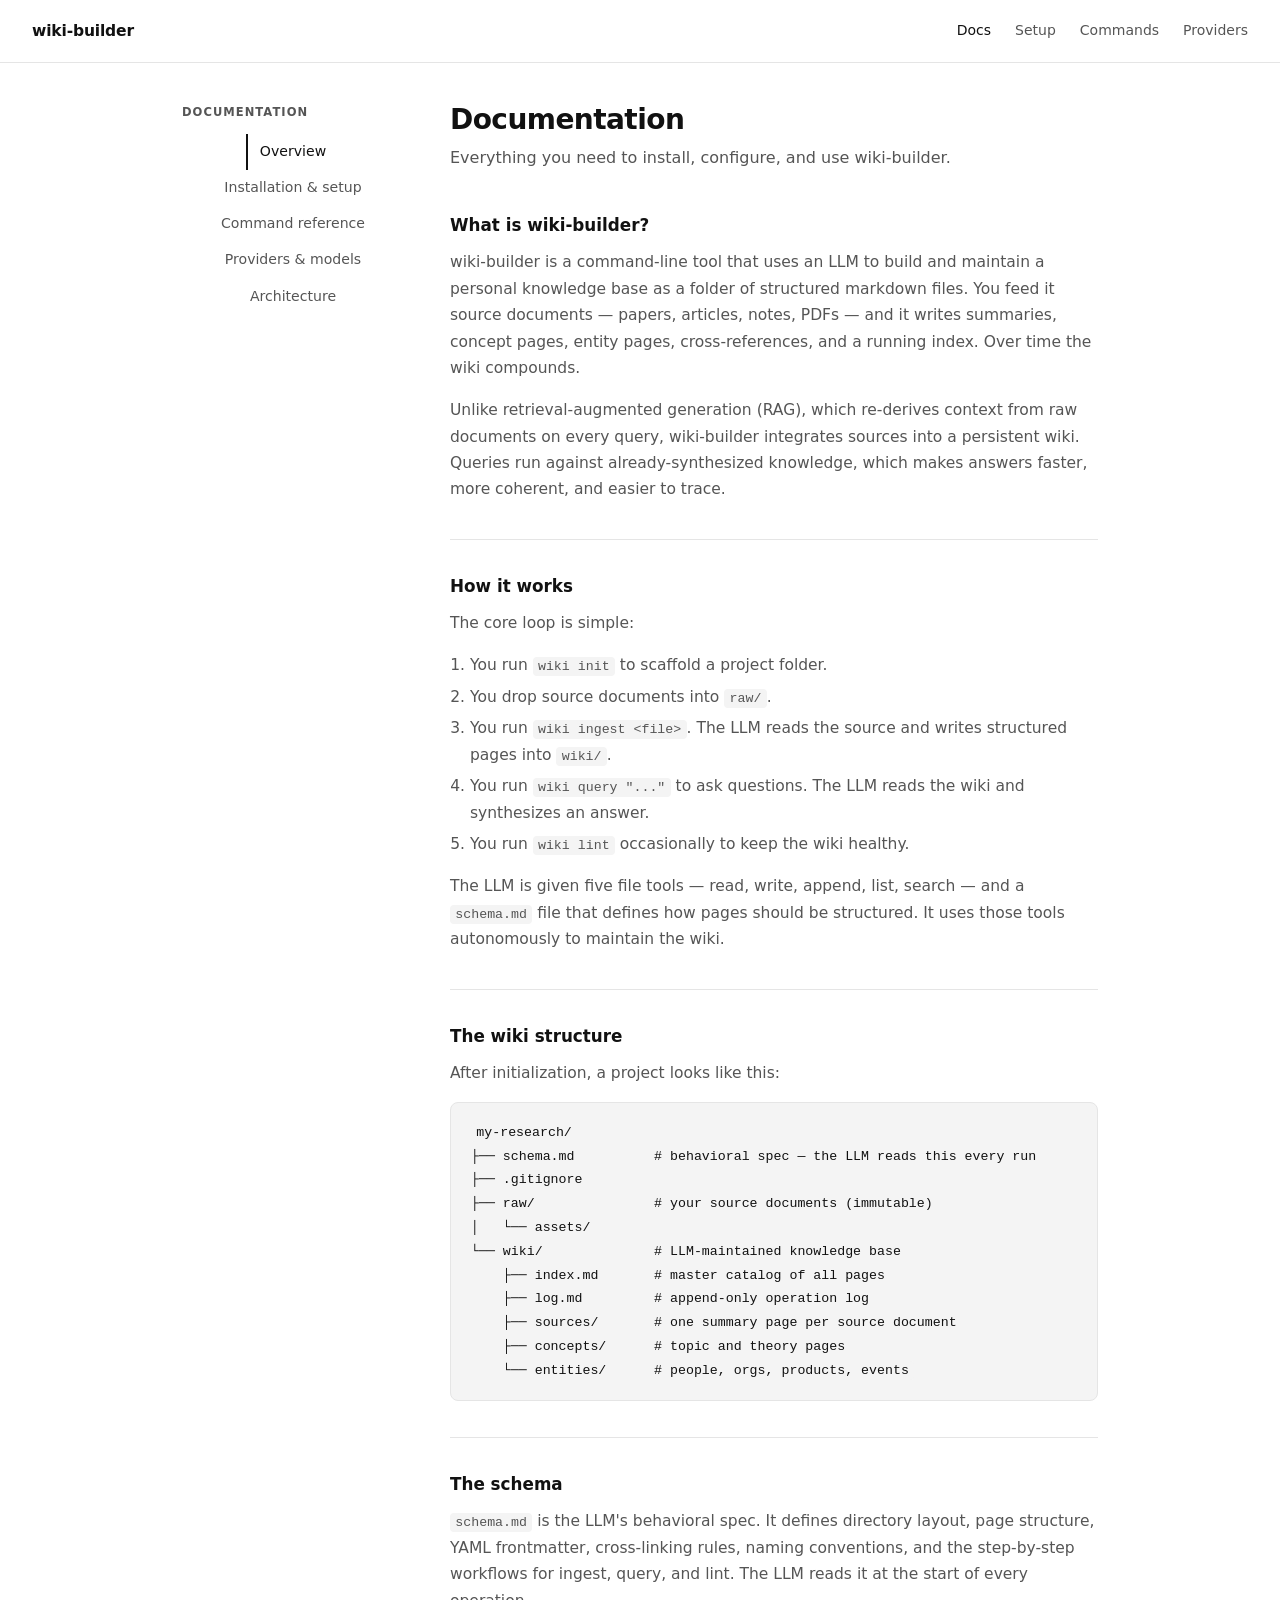
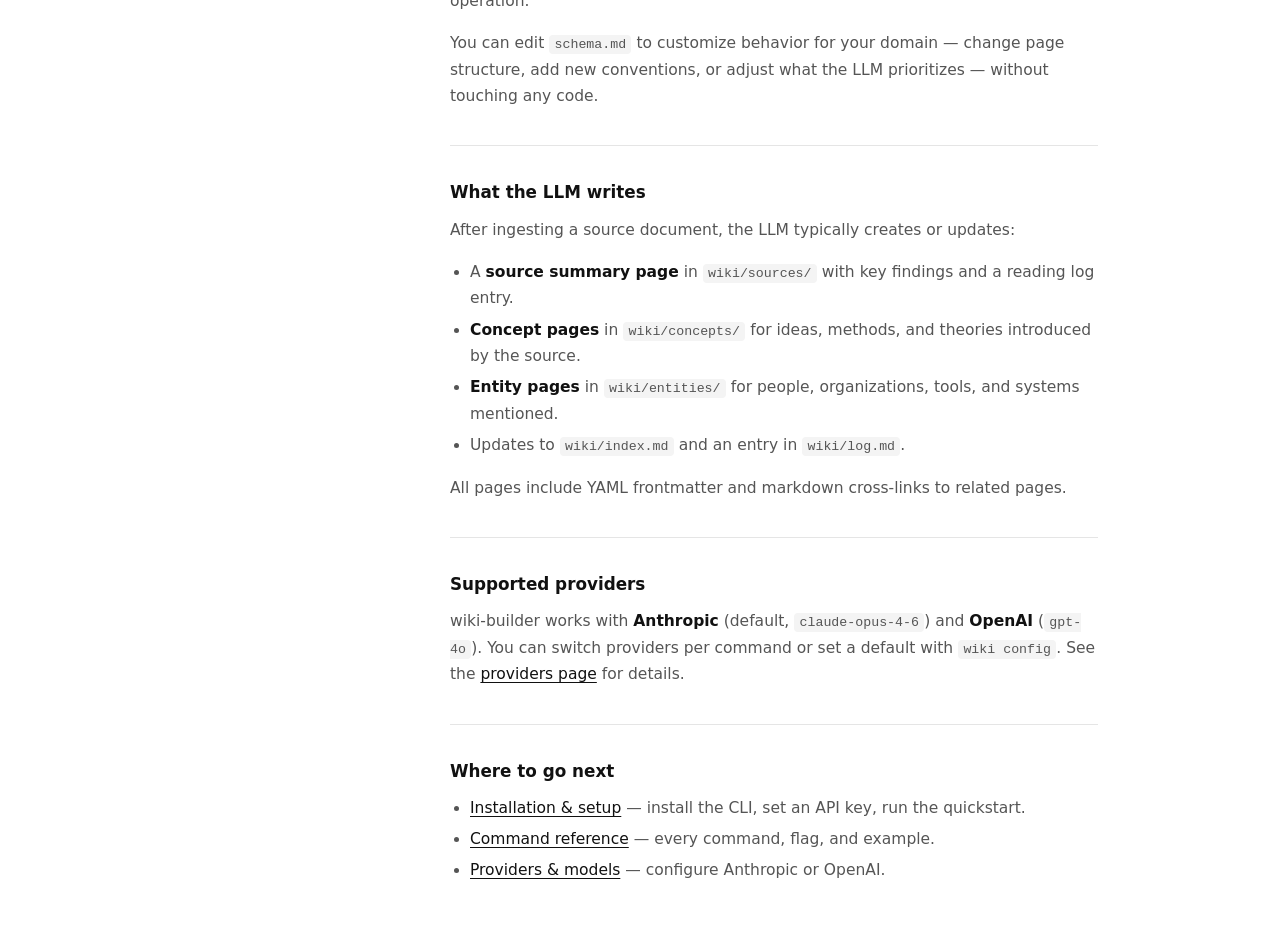
<file: docs/index.html>
<!DOCTYPE html>
<html lang="en">
<head>
  <meta charset="UTF-8">
  <meta name="viewport" content="width=device-width, initial-scale=1.0">
  <title>wiki-builder</title>
  <link rel="icon" type="image/png" href="../landing/favicon.png">
  <link rel="stylesheet" href="docs.css">
</head>
<body>

  <nav>
    <a class="brand" href="../landing/index.html">wiki-builder</a>
    <div class="nav-links">
      <a href="index.html" class="active">Docs</a>
      <a href="setup.html">Setup</a>
      <a href="commands.html">Commands</a>
      <a href="providers.html">Providers</a>
    </div>
  </nav>

  <div class="page">

    <aside class="sidebar">
      <p class="sidebar-label">Documentation</p>
      <nav>
        <a href="index.html" class="active">Overview</a>
        <a href="setup.html">Installation &amp; setup</a>
        <a href="commands.html">Command reference</a>
        <a href="providers.html">Providers &amp; models</a>
        <a href="architecture.html">Architecture</a>
      </nav>
    </aside>

    <article class="content">
      <h1>Documentation</h1>
      <p class="lead">Everything you need to install, configure, and use wiki-builder.</p>

      <h2>What is wiki-builder?</h2>
      <p>
        wiki-builder is a command-line tool that uses an LLM to build and maintain a personal knowledge base as a folder of structured markdown files. You feed it source documents — papers, articles, notes, PDFs — and it writes summaries, concept pages, entity pages, cross-references, and a running index. Over time the wiki compounds.
      </p>
      <p>
        Unlike retrieval-augmented generation (RAG), which re-derives context from raw documents on every query, wiki-builder integrates sources into a persistent wiki. Queries run against already-synthesized knowledge, which makes answers faster, more coherent, and easier to trace.
      </p>

      <h2>How it works</h2>
      <p>The core loop is simple:</p>
      <ol>
        <li>You run <code>wiki init</code> to scaffold a project folder.</li>
        <li>You drop source documents into <code>raw/</code>.</li>
        <li>You run <code>wiki ingest &lt;file&gt;</code>. The LLM reads the source and writes structured pages into <code>wiki/</code>.</li>
        <li>You run <code>wiki query "..."</code> to ask questions. The LLM reads the wiki and synthesizes an answer.</li>
        <li>You run <code>wiki lint</code> occasionally to keep the wiki healthy.</li>
      </ol>
      <p>
        The LLM is given five file tools — read, write, append, list, search — and a <code>schema.md</code> file that defines how pages should be structured. It uses those tools autonomously to maintain the wiki.
      </p>

      <h2>The wiki structure</h2>
      <p>After initialization, a project looks like this:</p>
      <pre><code>my-research/
├── schema.md          # behavioral spec — the LLM reads this every run
├── .gitignore
├── raw/               # your source documents (immutable)
│   └── assets/
└── wiki/              # LLM-maintained knowledge base
    ├── index.md       # master catalog of all pages
    ├── log.md         # append-only operation log
    ├── sources/       # one summary page per source document
    ├── concepts/      # topic and theory pages
    └── entities/      # people, orgs, products, events</code></pre>

      <h2>The schema</h2>
      <p>
        <code>schema.md</code> is the LLM's behavioral spec. It defines directory layout, page structure, YAML frontmatter, cross-linking rules, naming conventions, and the step-by-step workflows for ingest, query, and lint. The LLM reads it at the start of every operation.
      </p>
      <p>
        You can edit <code>schema.md</code> to customize behavior for your domain — change page structure, add new conventions, or adjust what the LLM prioritizes — without touching any code.
      </p>

      <h2>What the LLM writes</h2>
      <p>After ingesting a source document, the LLM typically creates or updates:</p>
      <ul>
        <li>A <strong>source summary page</strong> in <code>wiki/sources/</code> with key findings and a reading log entry.</li>
        <li><strong>Concept pages</strong> in <code>wiki/concepts/</code> for ideas, methods, and theories introduced by the source.</li>
        <li><strong>Entity pages</strong> in <code>wiki/entities/</code> for people, organizations, tools, and systems mentioned.</li>
        <li>Updates to <code>wiki/index.md</code> and an entry in <code>wiki/log.md</code>.</li>
      </ul>
      <p>All pages include YAML frontmatter and markdown cross-links to related pages.</p>

      <h2>Supported providers</h2>
      <p>
        wiki-builder works with <strong>Anthropic</strong> (default, <code>claude-opus-4-6</code>) and <strong>OpenAI</strong> (<code>gpt-4o</code>). You can switch providers per command or set a default with <code>wiki config</code>. See the <a href="providers.html">providers page</a> for details.
      </p>

      <h2>Where to go next</h2>
      <ul>
        <li><a href="setup.html">Installation &amp; setup</a> — install the CLI, set an API key, run the quickstart.</li>
        <li><a href="commands.html">Command reference</a> — every command, flag, and example.</li>
        <li><a href="providers.html">Providers &amp; models</a> — configure Anthropic or OpenAI.</li>
      </ul>
    </article>

  </div>

</body>
</html>
</file>
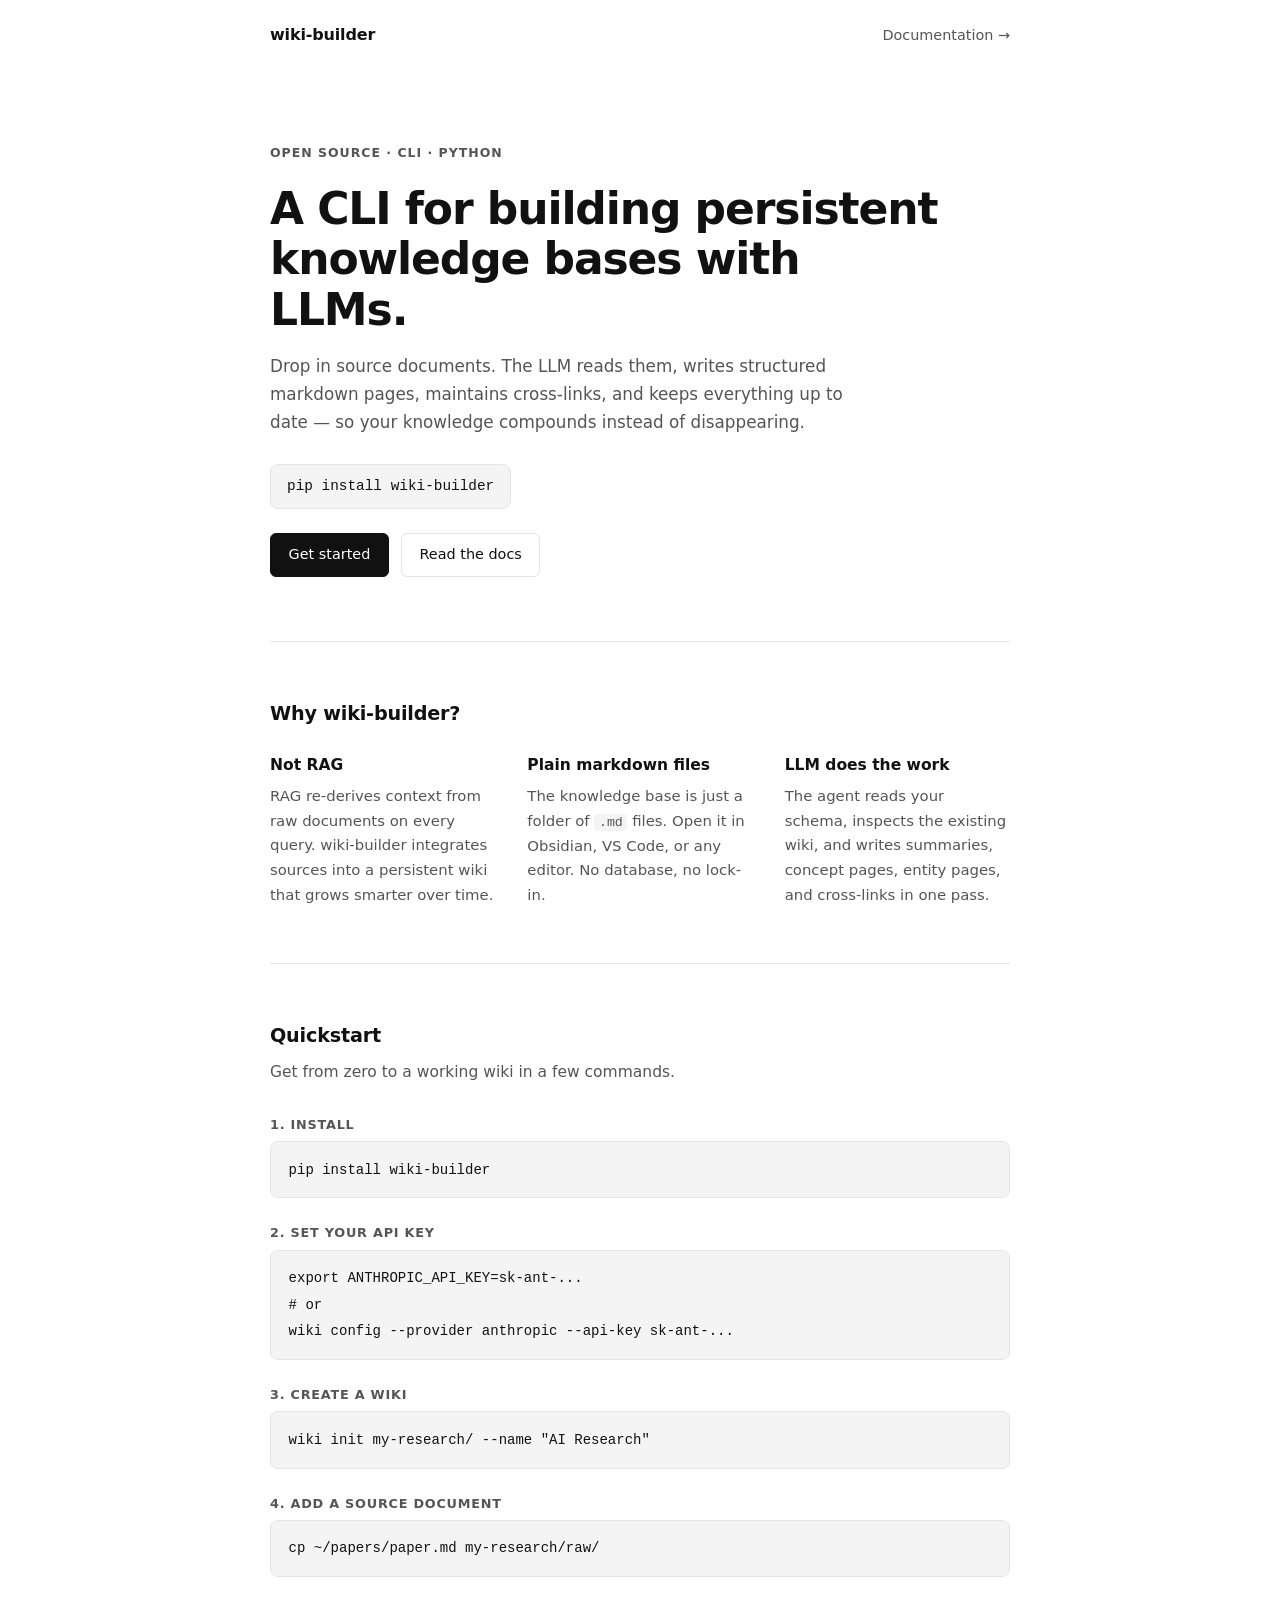
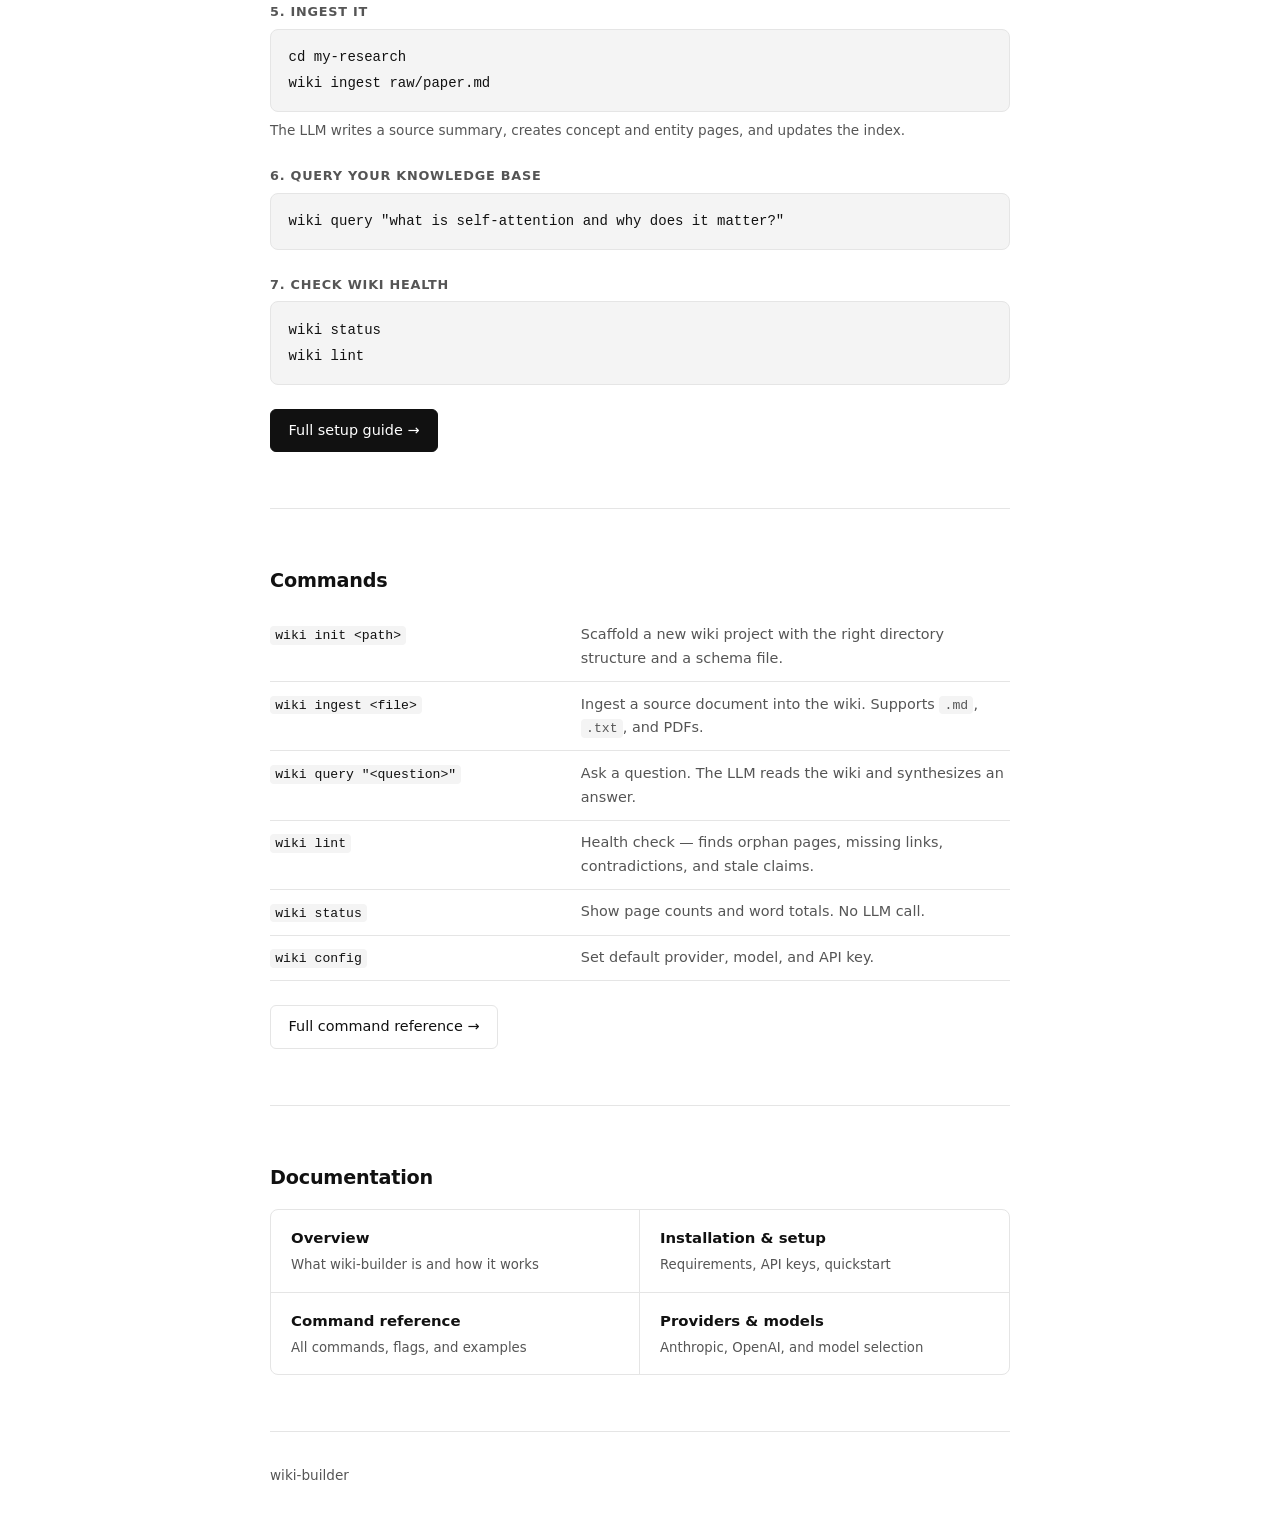
<file: landing/index.html>
<!DOCTYPE html>
<html lang="en">
<head>
  <meta charset="UTF-8">
  <meta name="viewport" content="width=device-width, initial-scale=1.0">
  <title>wiki-builder</title>
  <link rel="icon" type="image/png" href="favicon.png">
  <link rel="stylesheet" href="styles.css">
</head>
<body>

  <nav>
    <span class="brand">wiki-builder</span>
    <a class="nav-docs" href="../docs/index.html">Documentation &rarr;</a>
  </nav>

  <main>

    <!-- Hero -->
    <section class="hero">
      <p class="tag">Open source &middot; CLI &middot; Python</p>
      <h1>A CLI for building persistent knowledge bases with LLMs.</h1>
      <p class="sub">
        Drop in source documents. The LLM reads them, writes structured markdown pages, maintains cross-links, and keeps everything up to date — so your knowledge compounds instead of disappearing.
      </p>
      <div class="install-box">
        <code>pip install wiki-builder</code>
      </div>
      <div class="actions">
        <a class="btn primary" href="../docs/setup.html">Get started</a>
        <a class="btn" href="../docs/index.html">Read the docs</a>
      </div>
    </section>

    <!-- Why -->
    <section class="section">
      <h2>Why wiki-builder?</h2>
      <div class="why-grid">
        <div class="why-item">
          <h3>Not RAG</h3>
          <p>RAG re-derives context from raw documents on every query. wiki-builder integrates sources into a persistent wiki that grows smarter over time.</p>
        </div>
        <div class="why-item">
          <h3>Plain markdown files</h3>
          <p>The knowledge base is just a folder of <code>.md</code> files. Open it in Obsidian, VS Code, or any editor. No database, no lock-in.</p>
        </div>
        <div class="why-item">
          <h3>LLM does the work</h3>
          <p>The agent reads your schema, inspects the existing wiki, and writes summaries, concept pages, entity pages, and cross-links in one pass.</p>
        </div>
      </div>
    </section>

    <!-- Quickstart -->
    <section class="section">
      <h2>Quickstart</h2>
      <p class="section-sub">Get from zero to a working wiki in a few commands.</p>

      <div class="qs-step">
        <div class="qs-label">1. Install</div>
        <pre><code>pip install wiki-builder</code></pre>
      </div>

      <div class="qs-step">
        <div class="qs-label">2. Set your API key</div>
        <pre><code>export ANTHROPIC_API_KEY=sk-ant-...
# or
wiki config --provider anthropic --api-key sk-ant-...</code></pre>
      </div>

      <div class="qs-step">
        <div class="qs-label">3. Create a wiki</div>
        <pre><code>wiki init my-research/ --name "AI Research"</code></pre>
      </div>

      <div class="qs-step">
        <div class="qs-label">4. Add a source document</div>
        <pre><code>cp ~/papers/paper.md my-research/raw/</code></pre>
      </div>

      <div class="qs-step">
        <div class="qs-label">5. Ingest it</div>
        <pre><code>cd my-research
wiki ingest raw/paper.md</code></pre>
        <p class="qs-note">The LLM writes a source summary, creates concept and entity pages, and updates the index.</p>
      </div>

      <div class="qs-step">
        <div class="qs-label">6. Query your knowledge base</div>
        <pre><code>wiki query "what is self-attention and why does it matter?"</code></pre>
      </div>

      <div class="qs-step">
        <div class="qs-label">7. Check wiki health</div>
        <pre><code>wiki status
wiki lint</code></pre>
      </div>

      <a class="btn primary" href="../docs/setup.html">Full setup guide &rarr;</a>
    </section>

    <!-- Commands overview -->
    <section class="section">
      <h2>Commands</h2>
      <table class="cmd-table">
        <tbody>
          <tr>
            <td><code>wiki init &lt;path&gt;</code></td>
            <td>Scaffold a new wiki project with the right directory structure and a schema file.</td>
          </tr>
          <tr>
            <td><code>wiki ingest &lt;file&gt;</code></td>
            <td>Ingest a source document into the wiki. Supports <code>.md</code>, <code>.txt</code>, and PDFs.</td>
          </tr>
          <tr>
            <td><code>wiki query "&lt;question&gt;"</code></td>
            <td>Ask a question. The LLM reads the wiki and synthesizes an answer.</td>
          </tr>
          <tr>
            <td><code>wiki lint</code></td>
            <td>Health check — finds orphan pages, missing links, contradictions, and stale claims.</td>
          </tr>
          <tr>
            <td><code>wiki status</code></td>
            <td>Show page counts and word totals. No LLM call.</td>
          </tr>
          <tr>
            <td><code>wiki config</code></td>
            <td>Set default provider, model, and API key.</td>
          </tr>
        </tbody>
      </table>
      <a class="btn" href="../docs/commands.html">Full command reference &rarr;</a>
    </section>

    <!-- Docs link -->
    <section class="section docs-cta">
      <h2>Documentation</h2>
      <div class="docs-links">
        <a href="../docs/index.html">
          <strong>Overview</strong>
          <span>What wiki-builder is and how it works</span>
        </a>
        <a href="../docs/setup.html">
          <strong>Installation &amp; setup</strong>
          <span>Requirements, API keys, quickstart</span>
        </a>
        <a href="../docs/commands.html">
          <strong>Command reference</strong>
          <span>All commands, flags, and examples</span>
        </a>
        <a href="../docs/providers.html">
          <strong>Providers &amp; models</strong>
          <span>Anthropic, OpenAI, and model selection</span>
        </a>
      </div>
    </section>

  </main>

  <footer>
    <span>wiki-builder</span>
  </footer>

</body>
</html>
</file>
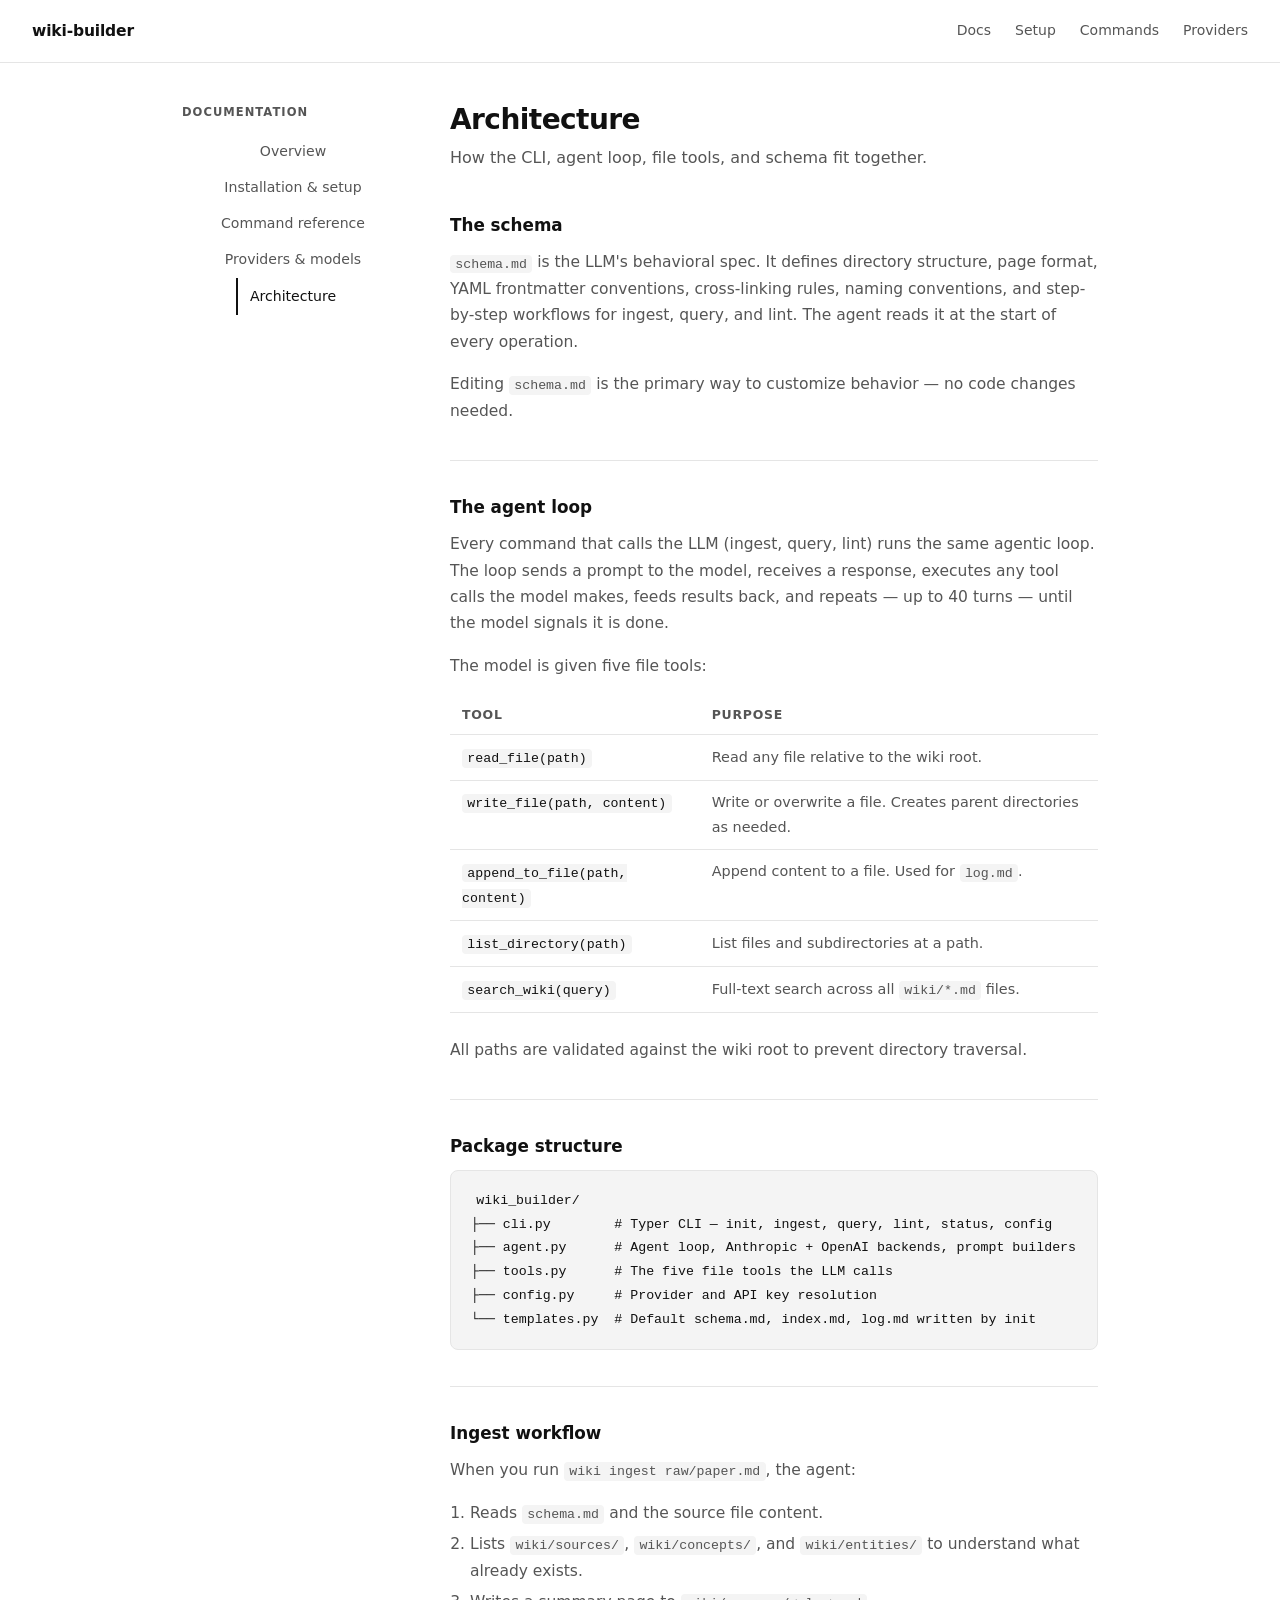
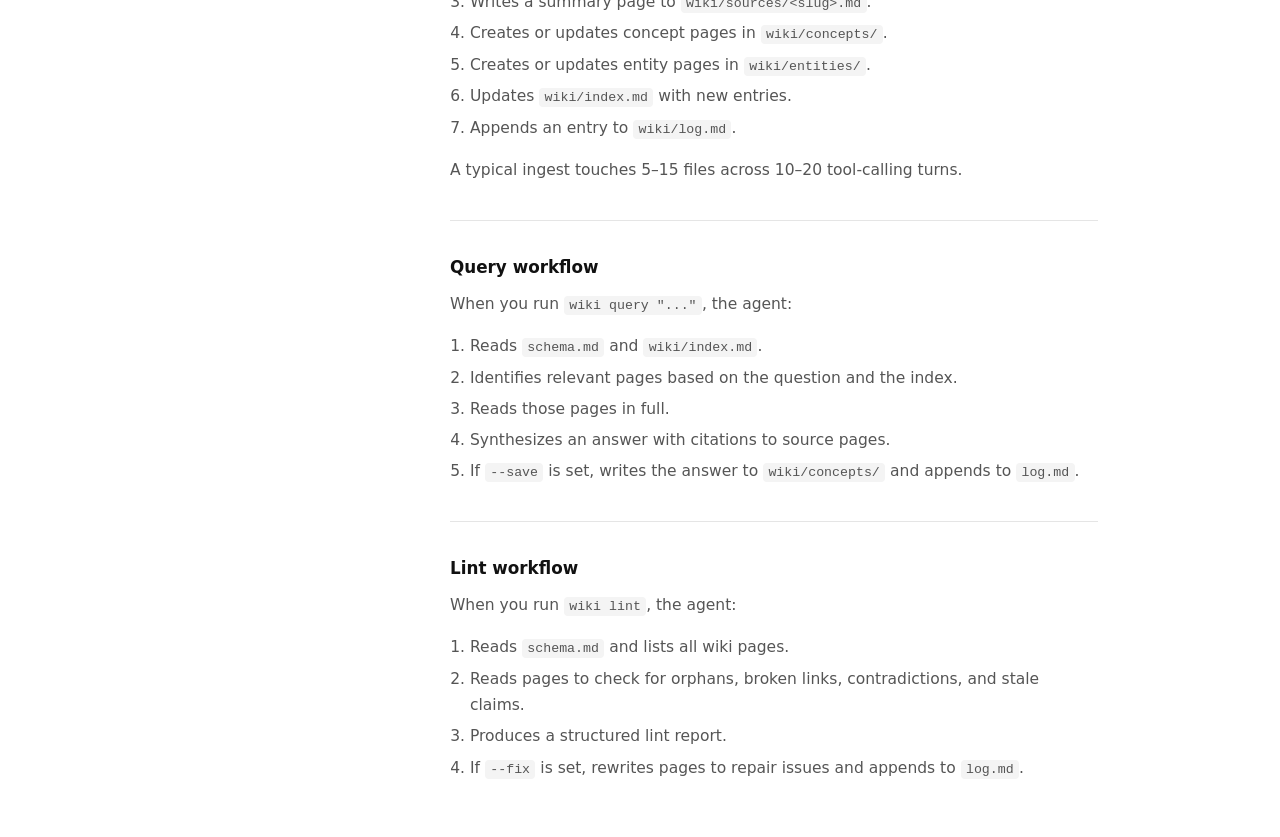
<file: docs/architecture.html>
<!DOCTYPE html>
<html lang="en">
<head>
  <meta charset="UTF-8">
  <meta name="viewport" content="width=device-width, initial-scale=1.0">
  <title>wiki-builder</title>
  <link rel="icon" type="image/png" href="../landing/favicon.png">
  <link rel="stylesheet" href="docs.css">
</head>
<body>

  <nav>
    <a class="brand" href="../landing/index.html">wiki-builder</a>
    <div class="nav-links">
      <a href="index.html">Docs</a>
      <a href="setup.html">Setup</a>
      <a href="commands.html">Commands</a>
      <a href="providers.html">Providers</a>
    </div>
  </nav>

  <div class="page">

    <aside class="sidebar">
      <p class="sidebar-label">Documentation</p>
      <nav>
        <a href="index.html">Overview</a>
        <a href="setup.html">Installation &amp; setup</a>
        <a href="commands.html">Command reference</a>
        <a href="providers.html">Providers &amp; models</a>
        <a href="architecture.html" class="active">Architecture</a>
      </nav>
    </aside>

    <article class="content">
      <h1>Architecture</h1>
      <p class="lead">How the CLI, agent loop, file tools, and schema fit together.</p>

      <h2>The schema</h2>
      <p>
        <code>schema.md</code> is the LLM's behavioral spec. It defines directory structure, page format, YAML frontmatter conventions, cross-linking rules, naming conventions, and step-by-step workflows for ingest, query, and lint. The agent reads it at the start of every operation.
      </p>
      <p>
        Editing <code>schema.md</code> is the primary way to customize behavior — no code changes needed.
      </p>

      <h2>The agent loop</h2>
      <p>
        Every command that calls the LLM (ingest, query, lint) runs the same agentic loop. The loop sends a prompt to the model, receives a response, executes any tool calls the model makes, feeds results back, and repeats — up to 40 turns — until the model signals it is done.
      </p>
      <p>The model is given five file tools:</p>

      <table>
        <thead>
          <tr><th>Tool</th><th>Purpose</th></tr>
        </thead>
        <tbody>
          <tr><td><code>read_file(path)</code></td><td>Read any file relative to the wiki root.</td></tr>
          <tr><td><code>write_file(path, content)</code></td><td>Write or overwrite a file. Creates parent directories as needed.</td></tr>
          <tr><td><code>append_to_file(path, content)</code></td><td>Append content to a file. Used for <code>log.md</code>.</td></tr>
          <tr><td><code>list_directory(path)</code></td><td>List files and subdirectories at a path.</td></tr>
          <tr><td><code>search_wiki(query)</code></td><td>Full-text search across all <code>wiki/*.md</code> files.</td></tr>
        </tbody>
      </table>

      <p>All paths are validated against the wiki root to prevent directory traversal.</p>

      <h2>Package structure</h2>
      <pre><code>wiki_builder/
├── cli.py        # Typer CLI — init, ingest, query, lint, status, config
├── agent.py      # Agent loop, Anthropic + OpenAI backends, prompt builders
├── tools.py      # The five file tools the LLM calls
├── config.py     # Provider and API key resolution
└── templates.py  # Default schema.md, index.md, log.md written by init</code></pre>

      <h2>Ingest workflow</h2>
      <p>When you run <code>wiki ingest raw/paper.md</code>, the agent:</p>
      <ol>
        <li>Reads <code>schema.md</code> and the source file content.</li>
        <li>Lists <code>wiki/sources/</code>, <code>wiki/concepts/</code>, and <code>wiki/entities/</code> to understand what already exists.</li>
        <li>Writes a summary page to <code>wiki/sources/&lt;slug&gt;.md</code>.</li>
        <li>Creates or updates concept pages in <code>wiki/concepts/</code>.</li>
        <li>Creates or updates entity pages in <code>wiki/entities/</code>.</li>
        <li>Updates <code>wiki/index.md</code> with new entries.</li>
        <li>Appends an entry to <code>wiki/log.md</code>.</li>
      </ol>
      <p>A typical ingest touches 5–15 files across 10–20 tool-calling turns.</p>

      <h2>Query workflow</h2>
      <p>When you run <code>wiki query "..."</code>, the agent:</p>
      <ol>
        <li>Reads <code>schema.md</code> and <code>wiki/index.md</code>.</li>
        <li>Identifies relevant pages based on the question and the index.</li>
        <li>Reads those pages in full.</li>
        <li>Synthesizes an answer with citations to source pages.</li>
        <li>If <code>--save</code> is set, writes the answer to <code>wiki/concepts/</code> and appends to <code>log.md</code>.</li>
      </ol>

      <h2>Lint workflow</h2>
      <p>When you run <code>wiki lint</code>, the agent:</p>
      <ol>
        <li>Reads <code>schema.md</code> and lists all wiki pages.</li>
        <li>Reads pages to check for orphans, broken links, contradictions, and stale claims.</li>
        <li>Produces a structured lint report.</li>
        <li>If <code>--fix</code> is set, rewrites pages to repair issues and appends to <code>log.md</code>.</li>
      </ol>
    </article>

  </div>

</body>
</html>
</file>
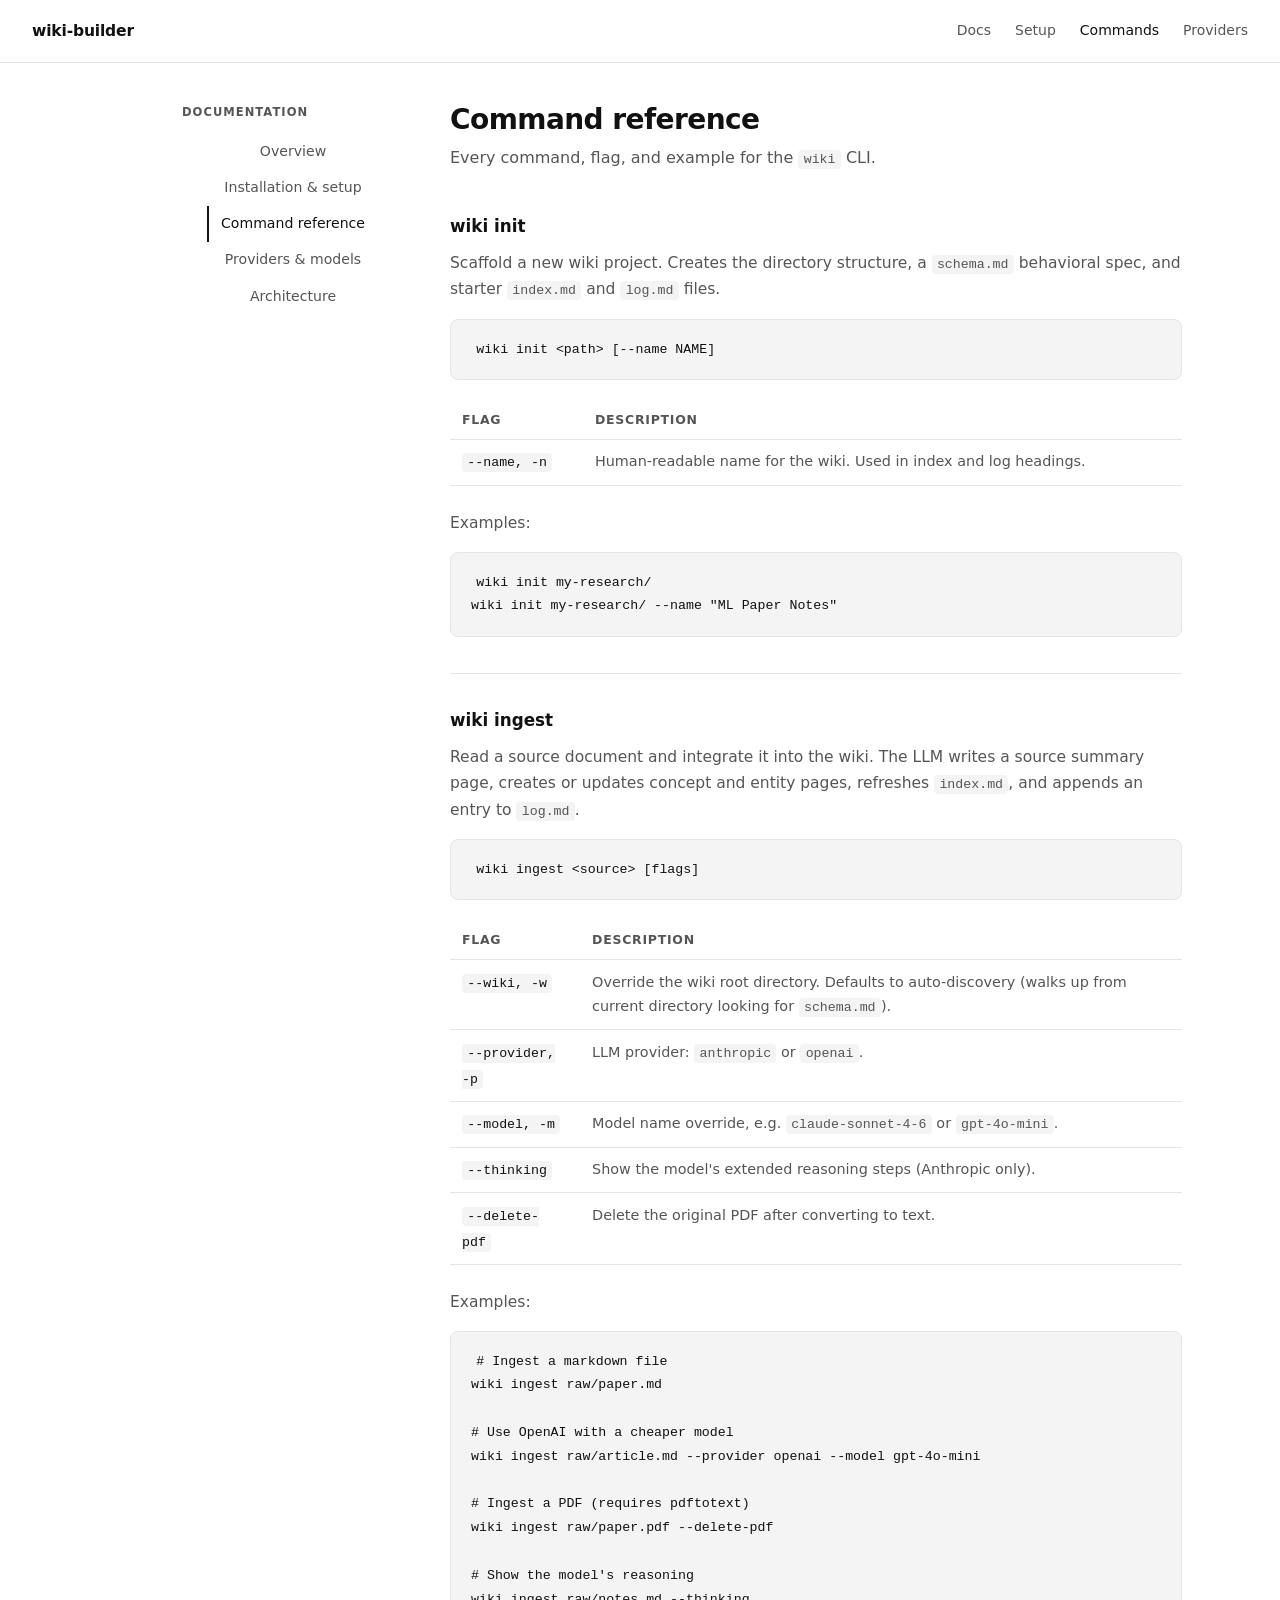
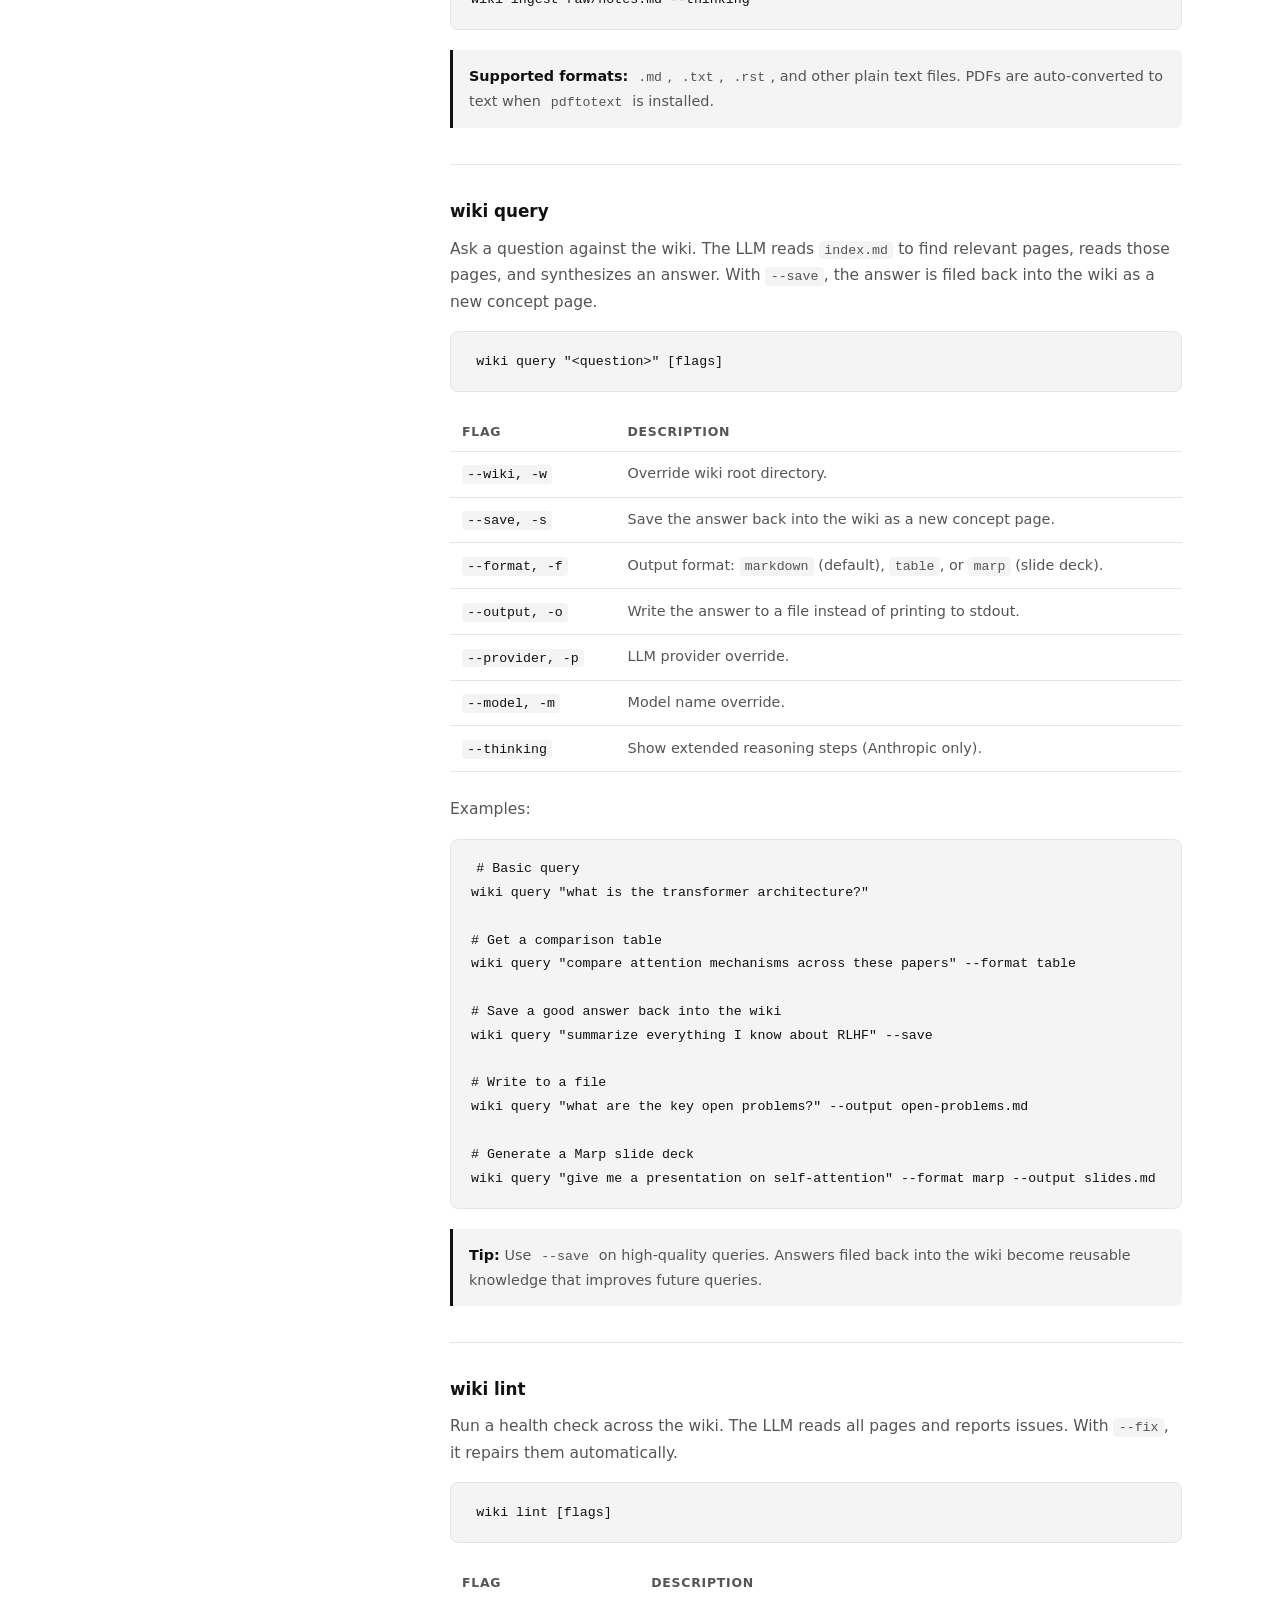
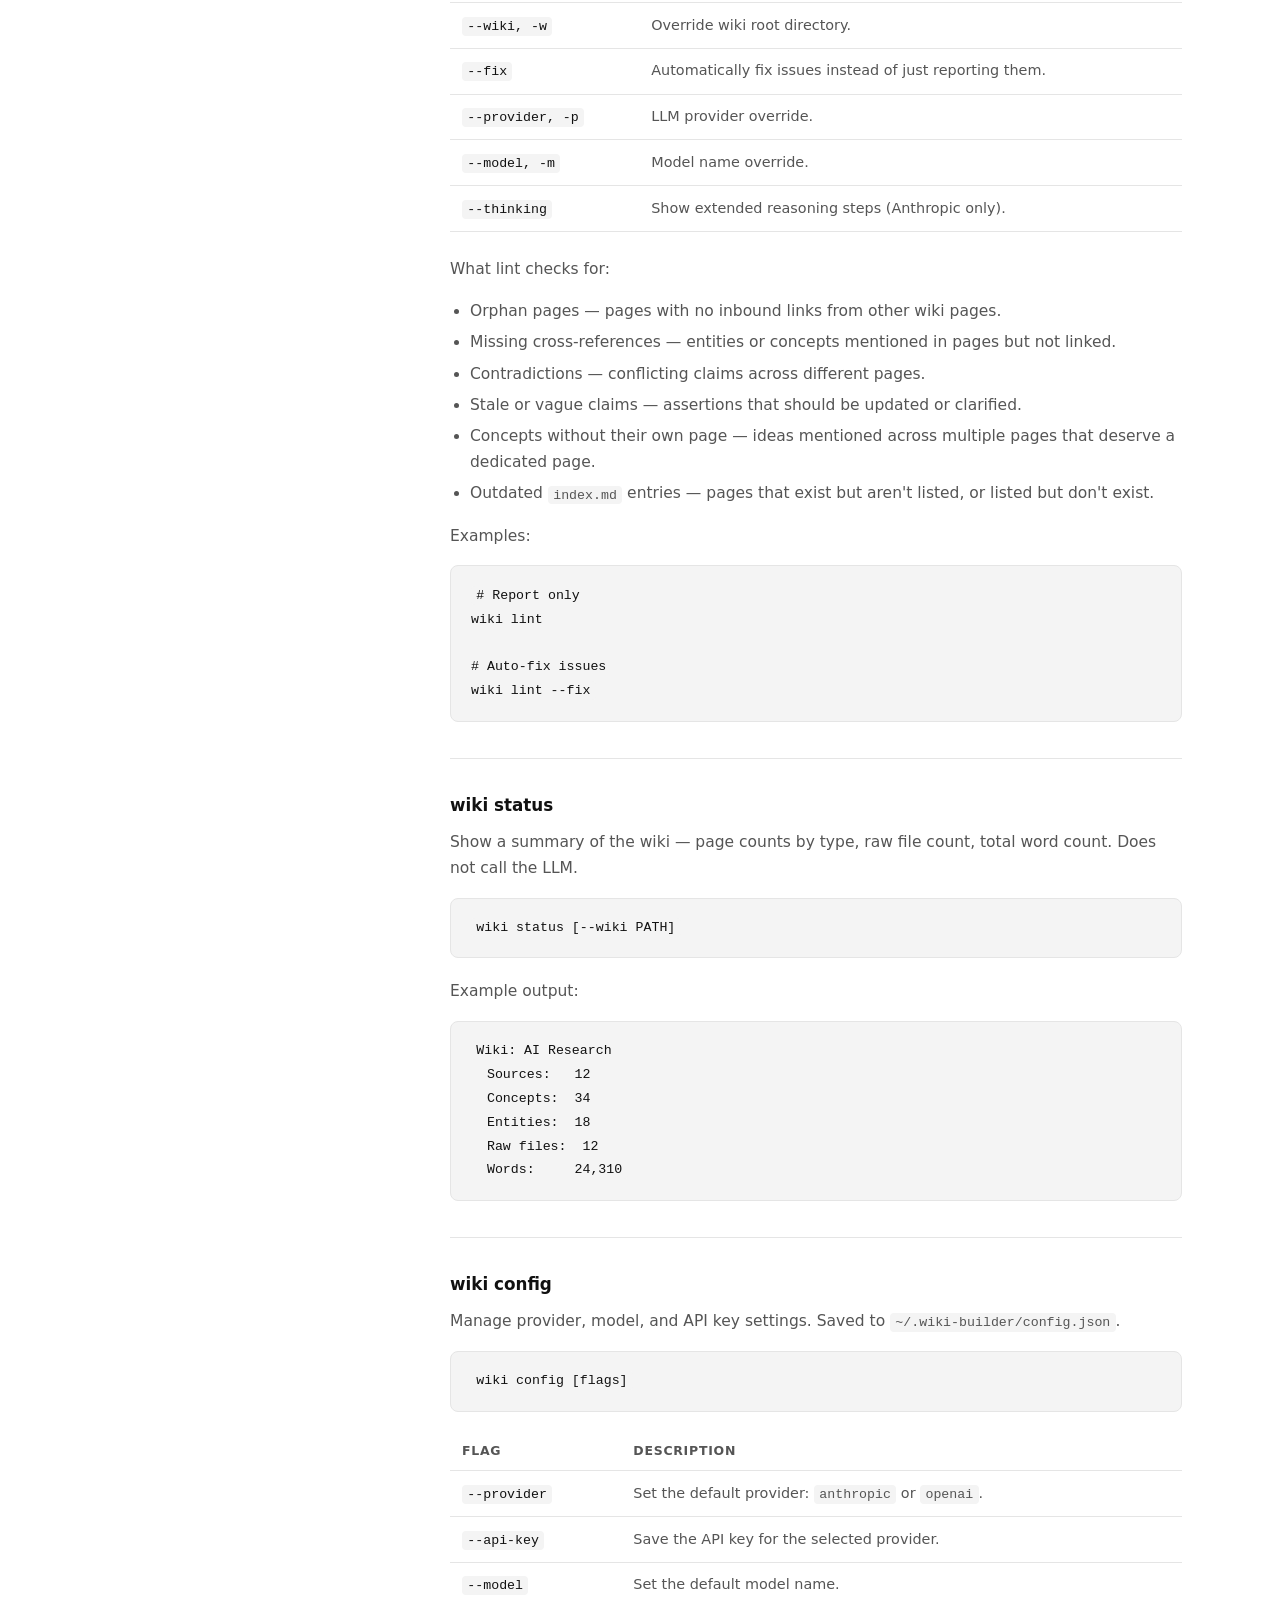
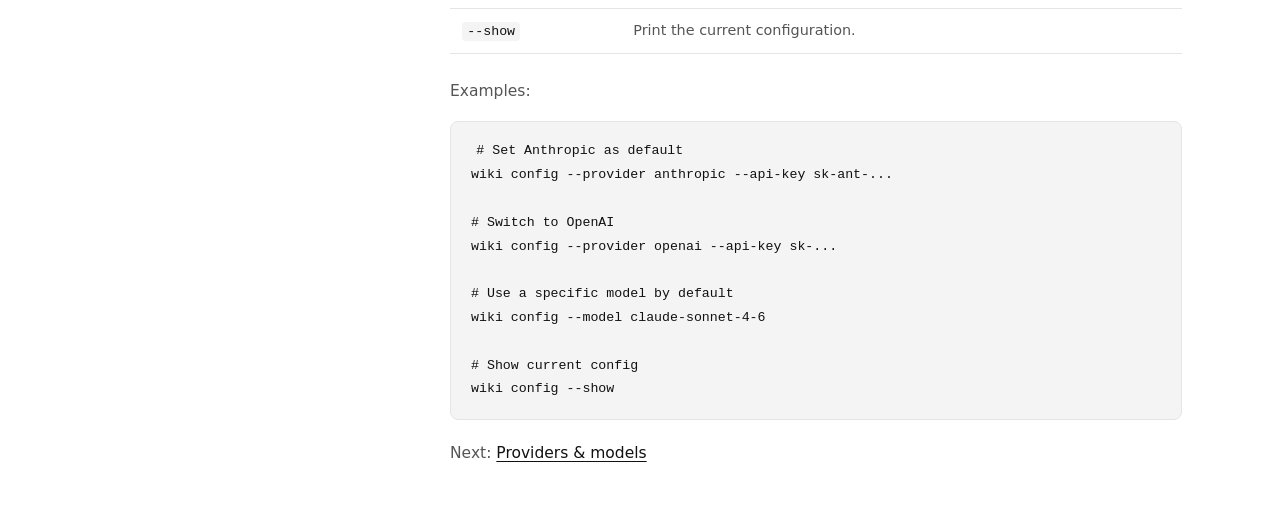
<file: docs/commands.html>
<!DOCTYPE html>
<html lang="en">
<head>
  <meta charset="UTF-8">
  <meta name="viewport" content="width=device-width, initial-scale=1.0">
  <title>wiki-builder</title>
  <link rel="icon" type="image/png" href="../landing/favicon.png">
  <link rel="stylesheet" href="docs.css">
</head>
<body>

  <nav>
    <a class="brand" href="../landing/index.html">wiki-builder</a>
    <div class="nav-links">
      <a href="index.html">Docs</a>
      <a href="setup.html">Setup</a>
      <a href="commands.html" class="active">Commands</a>
      <a href="providers.html">Providers</a>
    </div>
  </nav>

  <div class="page">

    <aside class="sidebar">
      <p class="sidebar-label">Documentation</p>
      <nav>
        <a href="index.html">Overview</a>
        <a href="setup.html">Installation &amp; setup</a>
        <a href="commands.html" class="active">Command reference</a>
        <a href="providers.html">Providers &amp; models</a>
        <a href="architecture.html">Architecture</a>
      </nav>
    </aside>

    <article class="content">
      <h1>Command reference</h1>
      <p class="lead">Every command, flag, and example for the <code>wiki</code> CLI.</p>

      <!-- init -->
      <h2>wiki init</h2>
      <p>Scaffold a new wiki project. Creates the directory structure, a <code>schema.md</code> behavioral spec, and starter <code>index.md</code> and <code>log.md</code> files.</p>
      <pre><code>wiki init &lt;path&gt; [--name NAME]</code></pre>

      <table>
        <thead>
          <tr><th>Flag</th><th>Description</th></tr>
        </thead>
        <tbody>
          <tr><td><code>--name, -n</code></td><td>Human-readable name for the wiki. Used in index and log headings.</td></tr>
        </tbody>
      </table>

      <p>Examples:</p>
      <pre><code>wiki init my-research/
wiki init my-research/ --name "ML Paper Notes"</code></pre>

      <!-- ingest -->
      <h2>wiki ingest</h2>
      <p>
        Read a source document and integrate it into the wiki. The LLM writes a source summary page, creates or updates concept and entity pages, refreshes <code>index.md</code>, and appends an entry to <code>log.md</code>.
      </p>
      <pre><code>wiki ingest &lt;source&gt; [flags]</code></pre>

      <table>
        <thead>
          <tr><th>Flag</th><th>Description</th></tr>
        </thead>
        <tbody>
          <tr><td><code>--wiki, -w</code></td><td>Override the wiki root directory. Defaults to auto-discovery (walks up from current directory looking for <code>schema.md</code>).</td></tr>
          <tr><td><code>--provider, -p</code></td><td>LLM provider: <code>anthropic</code> or <code>openai</code>.</td></tr>
          <tr><td><code>--model, -m</code></td><td>Model name override, e.g. <code>claude-sonnet-4-6</code> or <code>gpt-4o-mini</code>.</td></tr>
          <tr><td><code>--thinking</code></td><td>Show the model's extended reasoning steps (Anthropic only).</td></tr>
          <tr><td><code>--delete-pdf</code></td><td>Delete the original PDF after converting to text.</td></tr>
        </tbody>
      </table>

      <p>Examples:</p>
      <pre><code># Ingest a markdown file
wiki ingest raw/paper.md

# Use OpenAI with a cheaper model
wiki ingest raw/article.md --provider openai --model gpt-4o-mini

# Ingest a PDF (requires pdftotext)
wiki ingest raw/paper.pdf --delete-pdf

# Show the model's reasoning
wiki ingest raw/notes.md --thinking</code></pre>

      <div class="callout">
        <strong>Supported formats:</strong> <code>.md</code>, <code>.txt</code>, <code>.rst</code>, and other plain text files. PDFs are auto-converted to text when <code>pdftotext</code> is installed.
      </div>

      <!-- query -->
      <h2>wiki query</h2>
      <p>
        Ask a question against the wiki. The LLM reads <code>index.md</code> to find relevant pages, reads those pages, and synthesizes an answer. With <code>--save</code>, the answer is filed back into the wiki as a new concept page.
      </p>
      <pre><code>wiki query "&lt;question&gt;" [flags]</code></pre>

      <table>
        <thead>
          <tr><th>Flag</th><th>Description</th></tr>
        </thead>
        <tbody>
          <tr><td><code>--wiki, -w</code></td><td>Override wiki root directory.</td></tr>
          <tr><td><code>--save, -s</code></td><td>Save the answer back into the wiki as a new concept page.</td></tr>
          <tr><td><code>--format, -f</code></td><td>Output format: <code>markdown</code> (default), <code>table</code>, or <code>marp</code> (slide deck).</td></tr>
          <tr><td><code>--output, -o</code></td><td>Write the answer to a file instead of printing to stdout.</td></tr>
          <tr><td><code>--provider, -p</code></td><td>LLM provider override.</td></tr>
          <tr><td><code>--model, -m</code></td><td>Model name override.</td></tr>
          <tr><td><code>--thinking</code></td><td>Show extended reasoning steps (Anthropic only).</td></tr>
        </tbody>
      </table>

      <p>Examples:</p>
      <pre><code># Basic query
wiki query "what is the transformer architecture?"

# Get a comparison table
wiki query "compare attention mechanisms across these papers" --format table

# Save a good answer back into the wiki
wiki query "summarize everything I know about RLHF" --save

# Write to a file
wiki query "what are the key open problems?" --output open-problems.md

# Generate a Marp slide deck
wiki query "give me a presentation on self-attention" --format marp --output slides.md</code></pre>

      <div class="callout">
        <strong>Tip:</strong> Use <code>--save</code> on high-quality queries. Answers filed back into the wiki become reusable knowledge that improves future queries.
      </div>

      <!-- lint -->
      <h2>wiki lint</h2>
      <p>
        Run a health check across the wiki. The LLM reads all pages and reports issues. With <code>--fix</code>, it repairs them automatically.
      </p>
      <pre><code>wiki lint [flags]</code></pre>

      <table>
        <thead>
          <tr><th>Flag</th><th>Description</th></tr>
        </thead>
        <tbody>
          <tr><td><code>--wiki, -w</code></td><td>Override wiki root directory.</td></tr>
          <tr><td><code>--fix</code></td><td>Automatically fix issues instead of just reporting them.</td></tr>
          <tr><td><code>--provider, -p</code></td><td>LLM provider override.</td></tr>
          <tr><td><code>--model, -m</code></td><td>Model name override.</td></tr>
          <tr><td><code>--thinking</code></td><td>Show extended reasoning steps (Anthropic only).</td></tr>
        </tbody>
      </table>

      <p>What lint checks for:</p>
      <ul>
        <li>Orphan pages — pages with no inbound links from other wiki pages.</li>
        <li>Missing cross-references — entities or concepts mentioned in pages but not linked.</li>
        <li>Contradictions — conflicting claims across different pages.</li>
        <li>Stale or vague claims — assertions that should be updated or clarified.</li>
        <li>Concepts without their own page — ideas mentioned across multiple pages that deserve a dedicated page.</li>
        <li>Outdated <code>index.md</code> entries — pages that exist but aren't listed, or listed but don't exist.</li>
      </ul>

      <p>Examples:</p>
      <pre><code># Report only
wiki lint

# Auto-fix issues
wiki lint --fix</code></pre>

      <!-- status -->
      <h2>wiki status</h2>
      <p>Show a summary of the wiki — page counts by type, raw file count, total word count. Does not call the LLM.</p>
      <pre><code>wiki status [--wiki PATH]</code></pre>

      <p>Example output:</p>
      <pre><code>Wiki: AI Research
  Sources:   12
  Concepts:  34
  Entities:  18
  Raw files:  12
  Words:     24,310</code></pre>

      <!-- config -->
      <h2>wiki config</h2>
      <p>Manage provider, model, and API key settings. Saved to <code>~/.wiki-builder/config.json</code>.</p>
      <pre><code>wiki config [flags]</code></pre>

      <table>
        <thead>
          <tr><th>Flag</th><th>Description</th></tr>
        </thead>
        <tbody>
          <tr><td><code>--provider</code></td><td>Set the default provider: <code>anthropic</code> or <code>openai</code>.</td></tr>
          <tr><td><code>--api-key</code></td><td>Save the API key for the selected provider.</td></tr>
          <tr><td><code>--model</code></td><td>Set the default model name.</td></tr>
          <tr><td><code>--show</code></td><td>Print the current configuration.</td></tr>
        </tbody>
      </table>

      <p>Examples:</p>
      <pre><code># Set Anthropic as default
wiki config --provider anthropic --api-key sk-ant-...

# Switch to OpenAI
wiki config --provider openai --api-key sk-...

# Use a specific model by default
wiki config --model claude-sonnet-4-6

# Show current config
wiki config --show</code></pre>

      <p>Next: <a href="providers.html">Providers &amp; models</a></p>
    </article>

  </div>

</body>
</html>
</file>
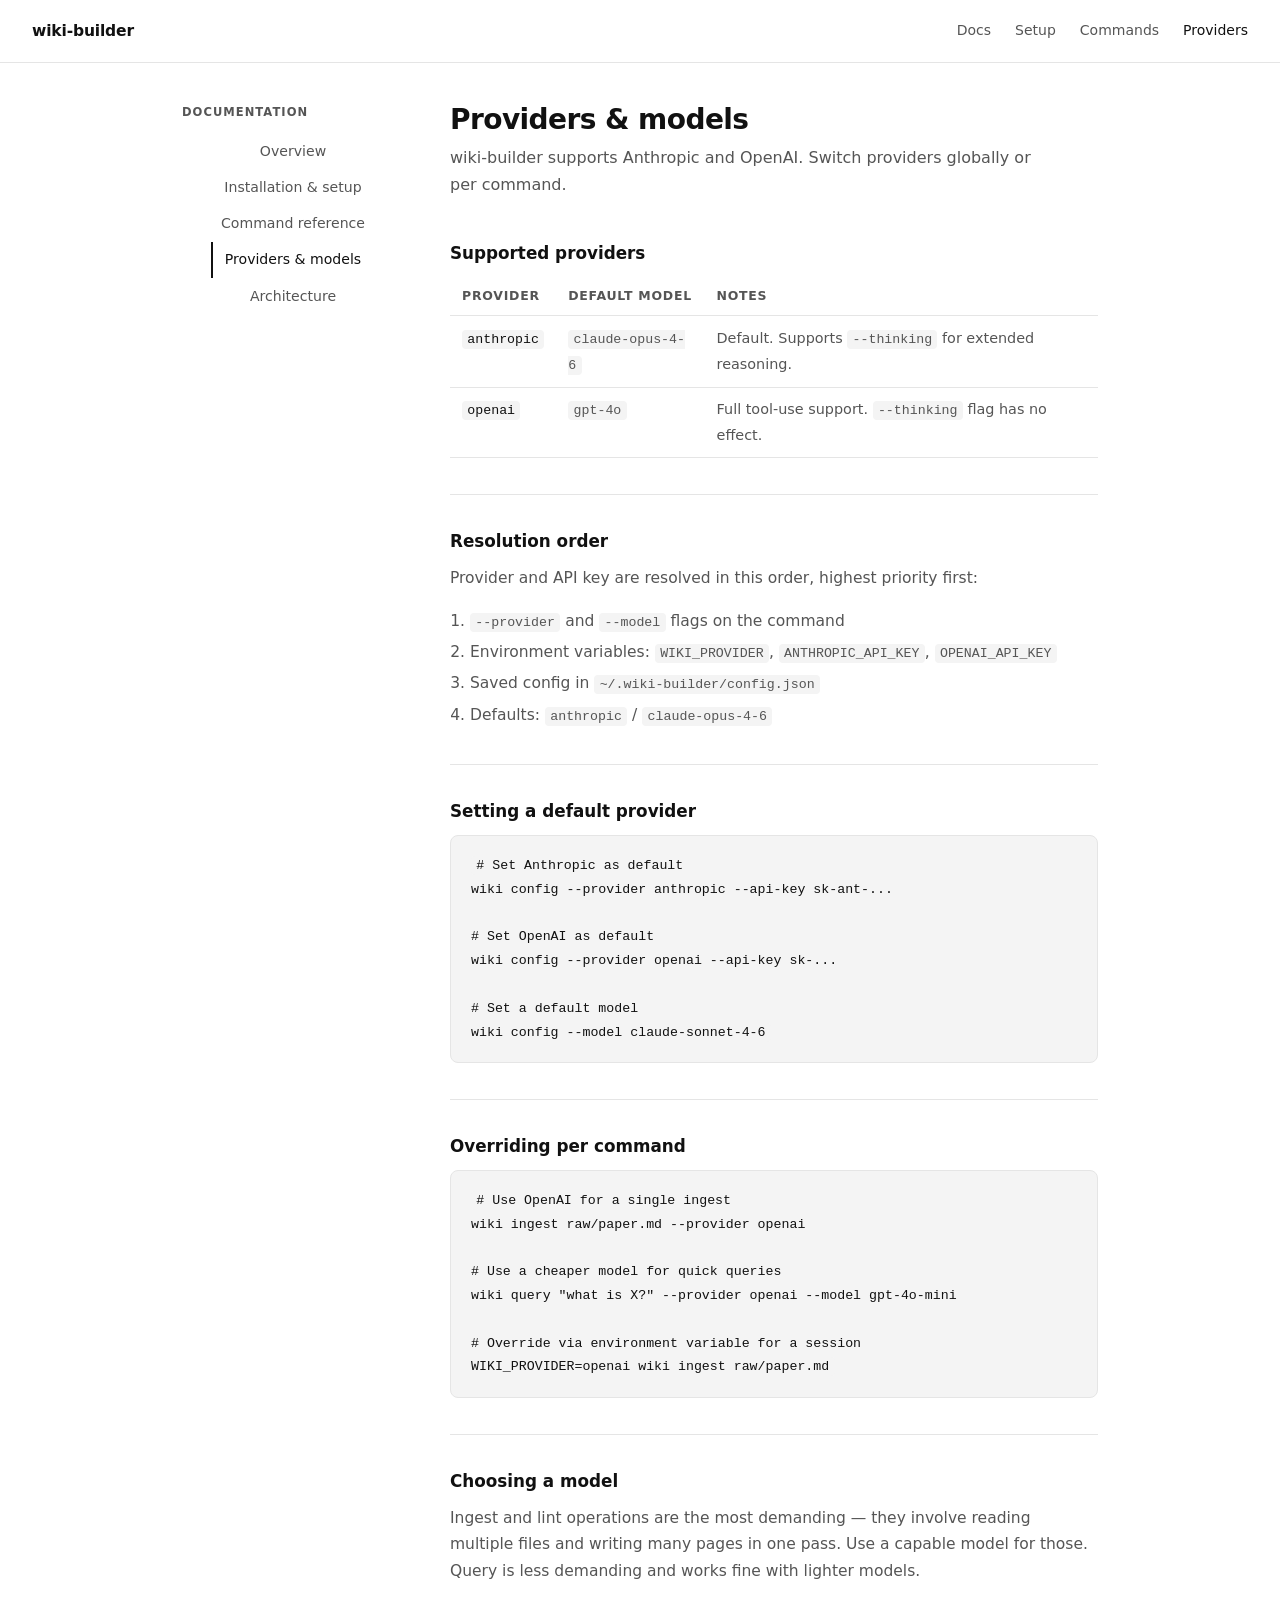
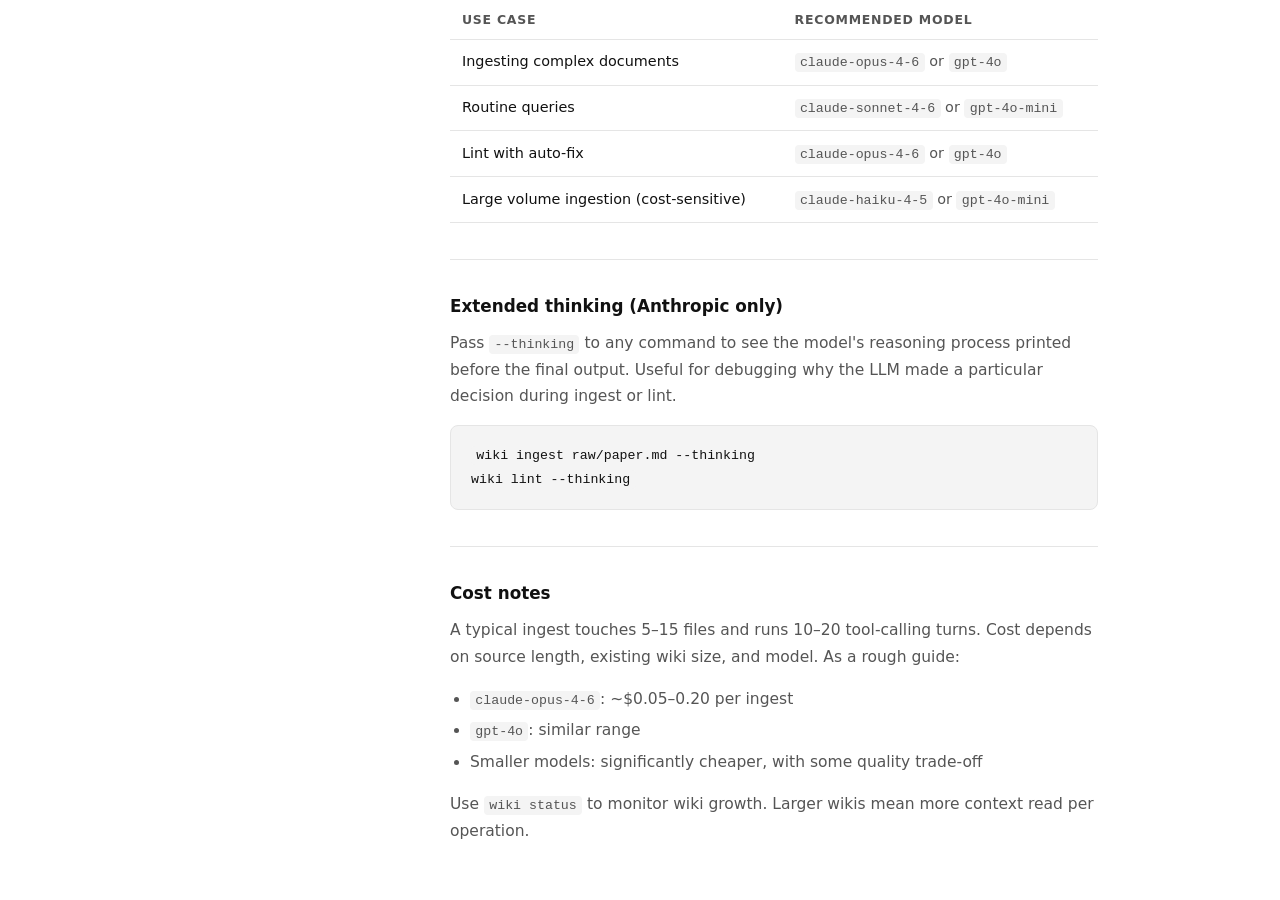
<file: docs/providers.html>
<!DOCTYPE html>
<html lang="en">
<head>
  <meta charset="UTF-8">
  <meta name="viewport" content="width=device-width, initial-scale=1.0">
  <title>wiki-builder</title>
  <link rel="icon" type="image/png" href="../landing/favicon.png">
  <link rel="stylesheet" href="docs.css">
</head>
<body>

  <nav>
    <a class="brand" href="../landing/index.html">wiki-builder</a>
    <div class="nav-links">
      <a href="index.html">Docs</a>
      <a href="setup.html">Setup</a>
      <a href="commands.html">Commands</a>
      <a href="providers.html" class="active">Providers</a>
    </div>
  </nav>

  <div class="page">

    <aside class="sidebar">
      <p class="sidebar-label">Documentation</p>
      <nav>
        <a href="index.html">Overview</a>
        <a href="setup.html">Installation &amp; setup</a>
        <a href="commands.html">Command reference</a>
        <a href="providers.html" class="active">Providers &amp; models</a>
        <a href="architecture.html">Architecture</a>
      </nav>
    </aside>

    <article class="content">
      <h1>Providers &amp; models</h1>
      <p class="lead">wiki-builder supports Anthropic and OpenAI. Switch providers globally or per command.</p>

      <h2>Supported providers</h2>

      <table>
        <thead>
          <tr><th>Provider</th><th>Default model</th><th>Notes</th></tr>
        </thead>
        <tbody>
          <tr>
            <td><code>anthropic</code></td>
            <td><code>claude-opus-4-6</code></td>
            <td>Default. Supports <code>--thinking</code> for extended reasoning.</td>
          </tr>
          <tr>
            <td><code>openai</code></td>
            <td><code>gpt-4o</code></td>
            <td>Full tool-use support. <code>--thinking</code> flag has no effect.</td>
          </tr>
        </tbody>
      </table>

      <h2>Resolution order</h2>
      <p>Provider and API key are resolved in this order, highest priority first:</p>
      <ol>
        <li><code>--provider</code> and <code>--model</code> flags on the command</li>
        <li>Environment variables: <code>WIKI_PROVIDER</code>, <code>ANTHROPIC_API_KEY</code>, <code>OPENAI_API_KEY</code></li>
        <li>Saved config in <code>~/.wiki-builder/config.json</code></li>
        <li>Defaults: <code>anthropic</code> / <code>claude-opus-4-6</code></li>
      </ol>

      <h2>Setting a default provider</h2>
      <pre><code># Set Anthropic as default
wiki config --provider anthropic --api-key sk-ant-...

# Set OpenAI as default
wiki config --provider openai --api-key sk-...

# Set a default model
wiki config --model claude-sonnet-4-6</code></pre>

      <h2>Overriding per command</h2>
      <pre><code># Use OpenAI for a single ingest
wiki ingest raw/paper.md --provider openai

# Use a cheaper model for quick queries
wiki query "what is X?" --provider openai --model gpt-4o-mini

# Override via environment variable for a session
WIKI_PROVIDER=openai wiki ingest raw/paper.md</code></pre>

      <h2>Choosing a model</h2>
      <p>
        Ingest and lint operations are the most demanding — they involve reading multiple files and writing many pages in one pass. Use a capable model for those. Query is less demanding and works fine with lighter models.
      </p>

      <table>
        <thead>
          <tr><th>Use case</th><th>Recommended model</th></tr>
        </thead>
        <tbody>
          <tr><td>Ingesting complex documents</td><td><code>claude-opus-4-6</code> or <code>gpt-4o</code></td></tr>
          <tr><td>Routine queries</td><td><code>claude-sonnet-4-6</code> or <code>gpt-4o-mini</code></td></tr>
          <tr><td>Lint with auto-fix</td><td><code>claude-opus-4-6</code> or <code>gpt-4o</code></td></tr>
          <tr><td>Large volume ingestion (cost-sensitive)</td><td><code>claude-haiku-4-5</code> or <code>gpt-4o-mini</code></td></tr>
        </tbody>
      </table>

      <h2>Extended thinking (Anthropic only)</h2>
      <p>
        Pass <code>--thinking</code> to any command to see the model's reasoning process printed before the final output. Useful for debugging why the LLM made a particular decision during ingest or lint.
      </p>
      <pre><code>wiki ingest raw/paper.md --thinking
wiki lint --thinking</code></pre>

      <h2>Cost notes</h2>
      <p>
        A typical ingest touches 5–15 files and runs 10–20 tool-calling turns. Cost depends on source length, existing wiki size, and model. As a rough guide:
      </p>
      <ul>
        <li><code>claude-opus-4-6</code>: ~$0.05–0.20 per ingest</li>
        <li><code>gpt-4o</code>: similar range</li>
        <li>Smaller models: significantly cheaper, with some quality trade-off</li>
      </ul>
      <p>
        Use <code>wiki status</code> to monitor wiki growth. Larger wikis mean more context read per operation.
      </p>
    </article>

  </div>

</body>
</html>
</file>
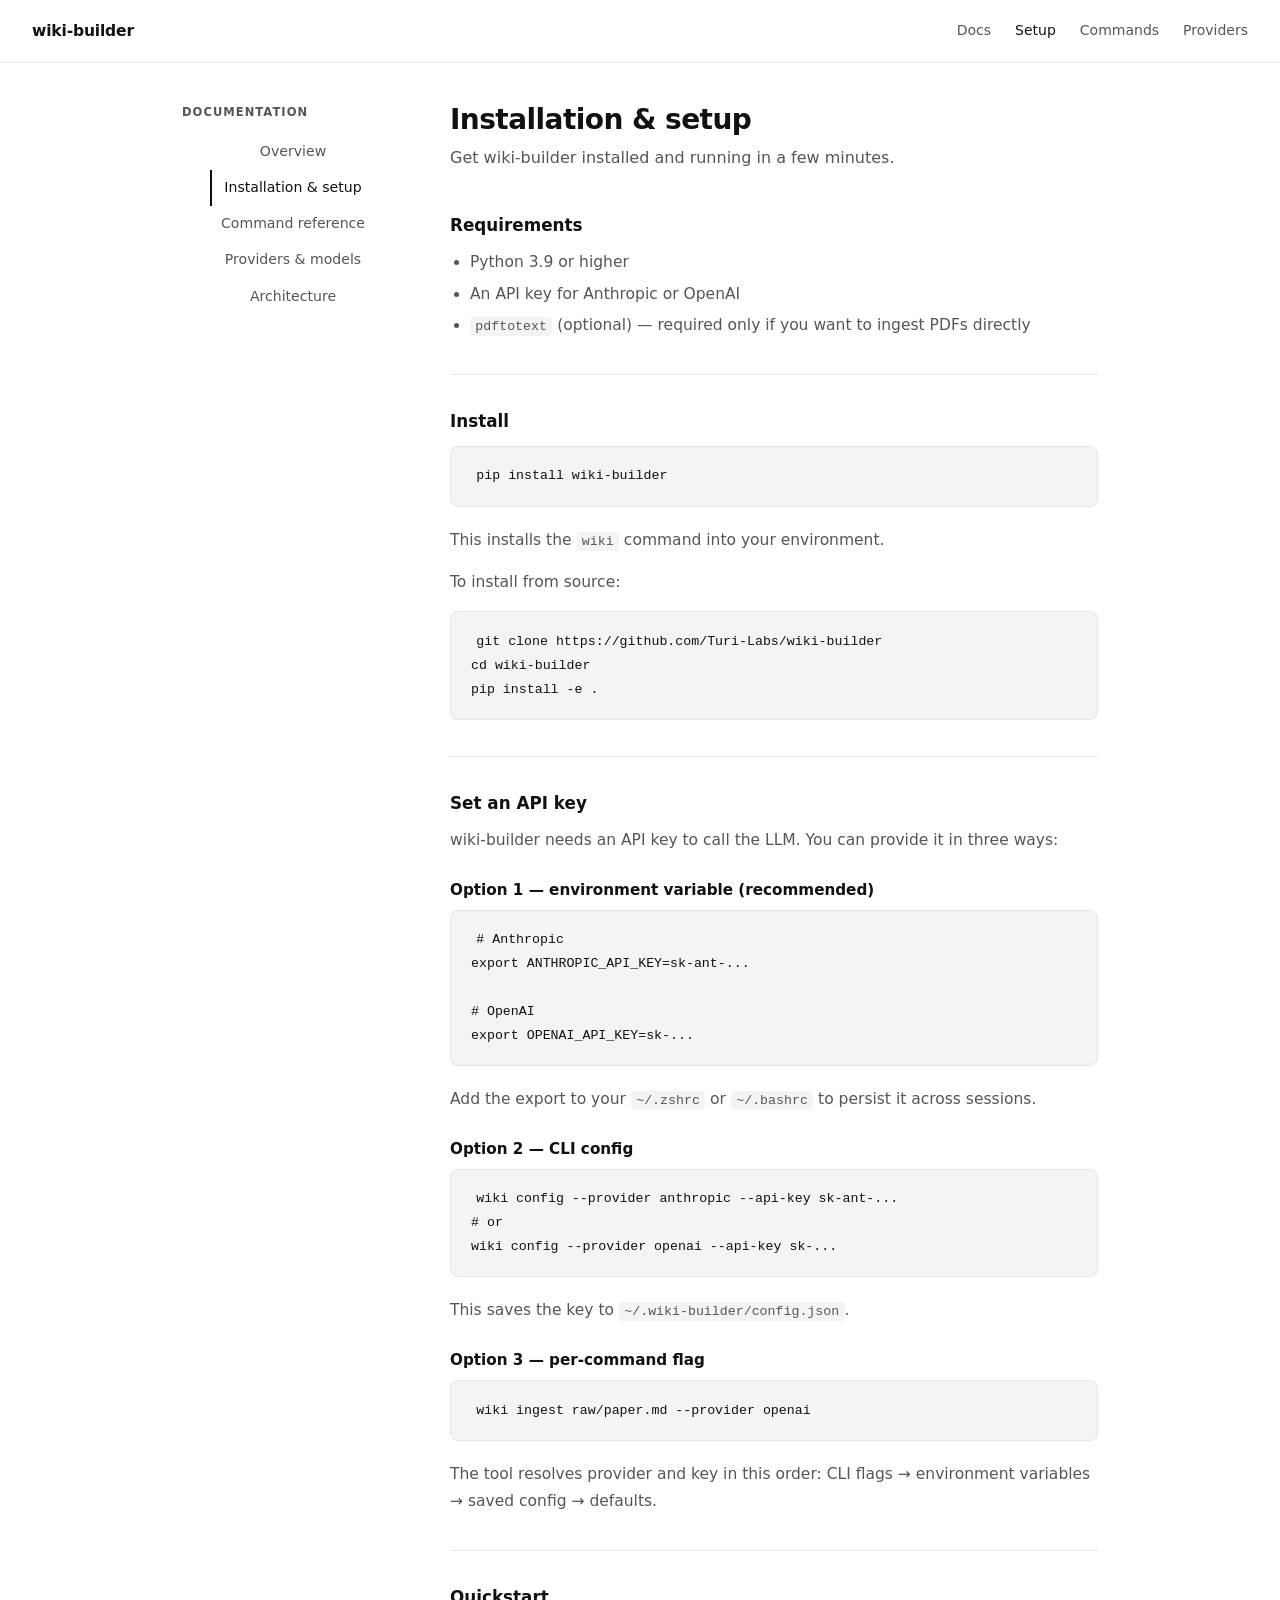
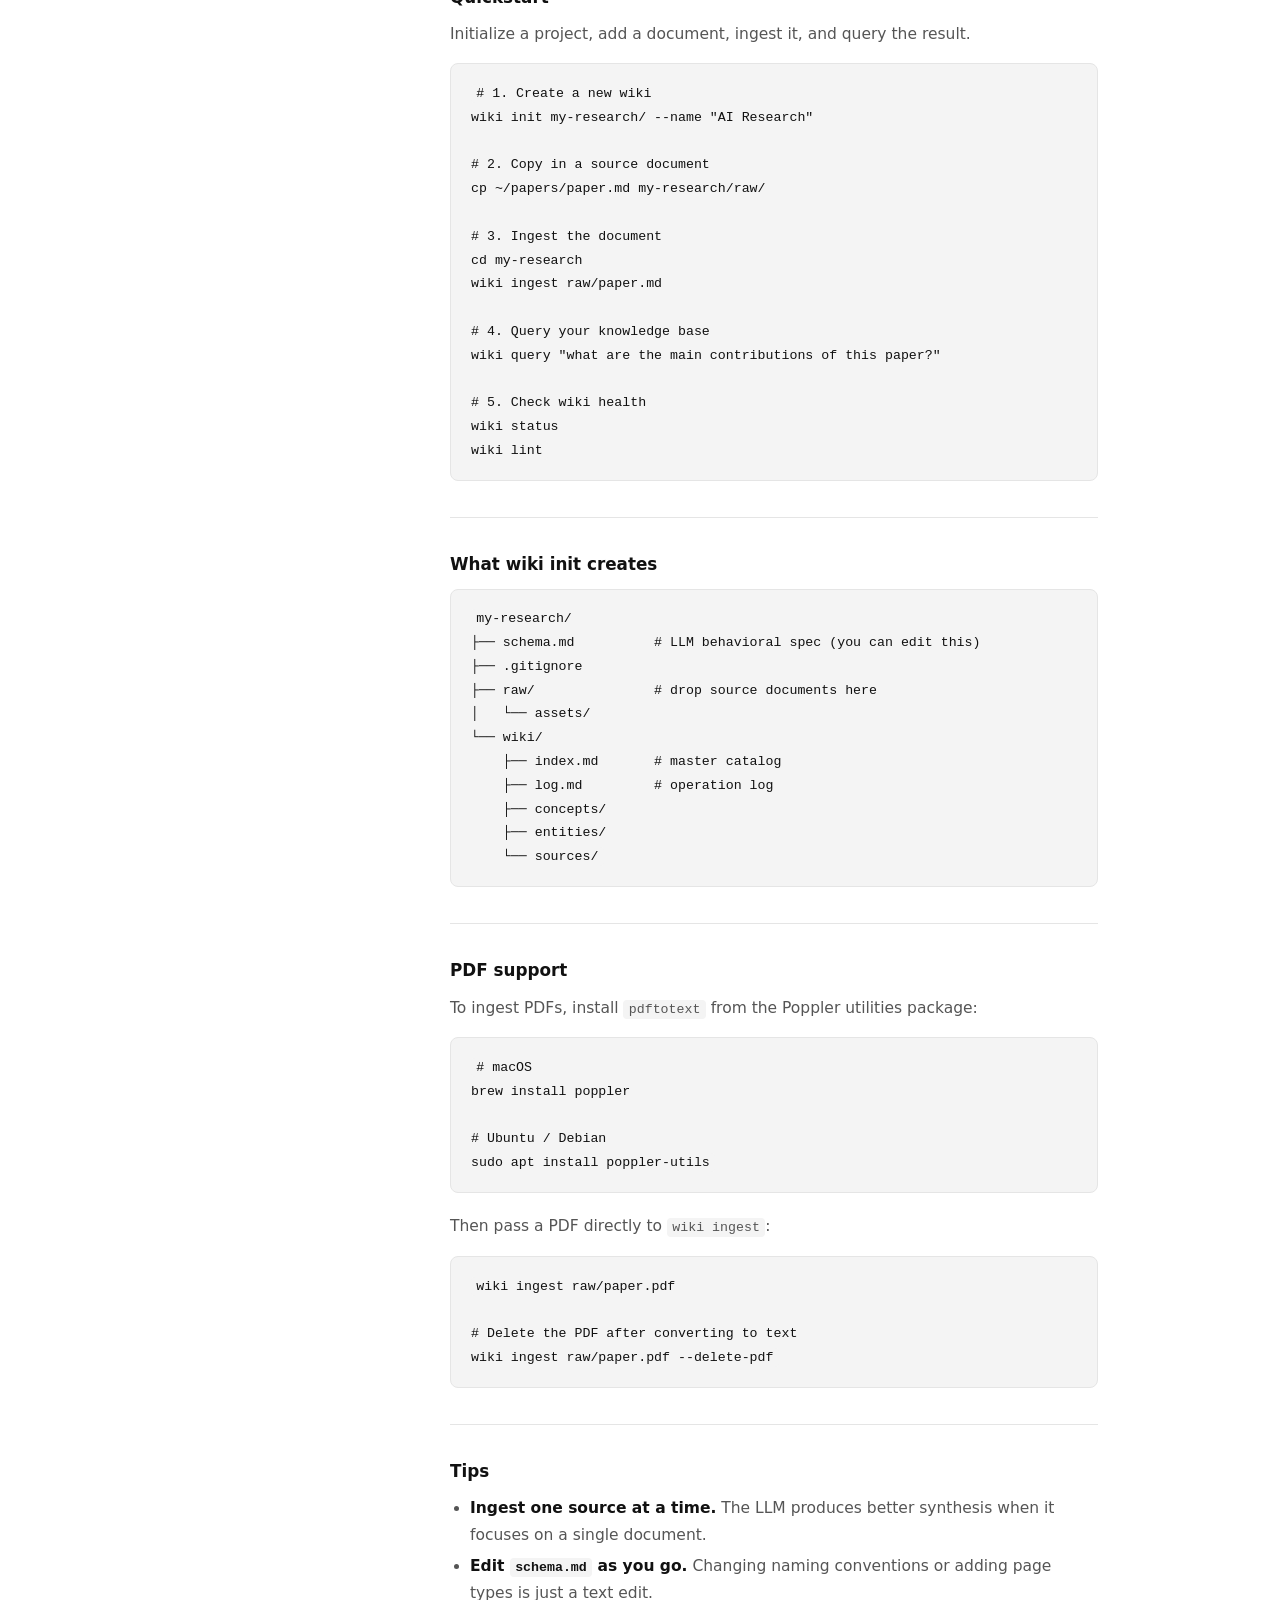
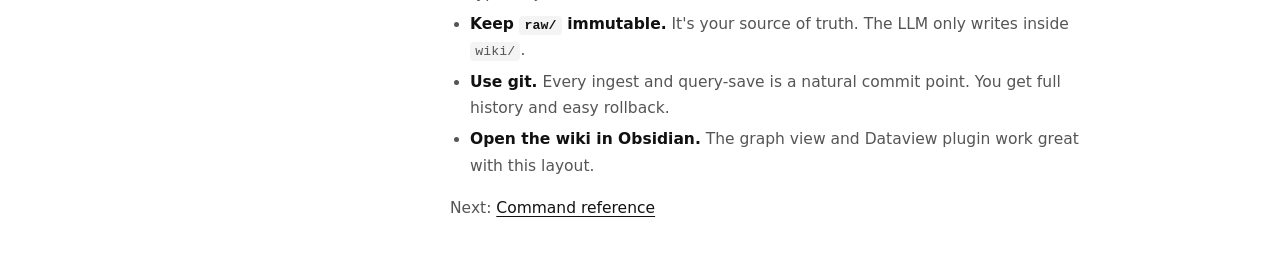
<file: docs/setup.html>
<!DOCTYPE html>
<html lang="en">
<head>
  <meta charset="UTF-8">
  <meta name="viewport" content="width=device-width, initial-scale=1.0">
  <title>wiki-builder</title>
  <link rel="icon" type="image/png" href="../landing/favicon.png">
  <link rel="stylesheet" href="docs.css">
</head>
<body>

  <nav>
    <a class="brand" href="../landing/index.html">wiki-builder</a>
    <div class="nav-links">
      <a href="index.html">Docs</a>
      <a href="setup.html" class="active">Setup</a>
      <a href="commands.html">Commands</a>
      <a href="providers.html">Providers</a>
    </div>
  </nav>

  <div class="page">

    <aside class="sidebar">
      <p class="sidebar-label">Documentation</p>
      <nav>
        <a href="index.html">Overview</a>
        <a href="setup.html" class="active">Installation &amp; setup</a>
        <a href="commands.html">Command reference</a>
        <a href="providers.html">Providers &amp; models</a>
        <a href="architecture.html">Architecture</a>
      </nav>
    </aside>

    <article class="content">
      <h1>Installation &amp; setup</h1>
      <p class="lead">Get wiki-builder installed and running in a few minutes.</p>

      <h2>Requirements</h2>
      <ul>
        <li>Python 3.9 or higher</li>
        <li>An API key for Anthropic or OpenAI</li>
        <li><code>pdftotext</code> (optional) — required only if you want to ingest PDFs directly</li>
      </ul>

      <h2>Install</h2>
      <pre><code>pip install wiki-builder</code></pre>
      <p>This installs the <code>wiki</code> command into your environment.</p>

      <p>To install from source:</p>
      <pre><code>git clone https://github.com/Turi-Labs/wiki-builder
cd wiki-builder
pip install -e .</code></pre>

      <h2>Set an API key</h2>
      <p>wiki-builder needs an API key to call the LLM. You can provide it in three ways:</p>

      <h3>Option 1 — environment variable (recommended)</h3>
      <pre><code># Anthropic
export ANTHROPIC_API_KEY=sk-ant-...

# OpenAI
export OPENAI_API_KEY=sk-...</code></pre>
      <p>Add the export to your <code>~/.zshrc</code> or <code>~/.bashrc</code> to persist it across sessions.</p>

      <h3>Option 2 — CLI config</h3>
      <pre><code>wiki config --provider anthropic --api-key sk-ant-...
# or
wiki config --provider openai --api-key sk-...</code></pre>
      <p>This saves the key to <code>~/.wiki-builder/config.json</code>.</p>

      <h3>Option 3 — per-command flag</h3>
      <pre><code>wiki ingest raw/paper.md --provider openai</code></pre>
      <p>The tool resolves provider and key in this order: CLI flags → environment variables → saved config → defaults.</p>

      <h2>Quickstart</h2>
      <p>Initialize a project, add a document, ingest it, and query the result.</p>

      <pre><code># 1. Create a new wiki
wiki init my-research/ --name "AI Research"

# 2. Copy in a source document
cp ~/papers/paper.md my-research/raw/

# 3. Ingest the document
cd my-research
wiki ingest raw/paper.md

# 4. Query your knowledge base
wiki query "what are the main contributions of this paper?"

# 5. Check wiki health
wiki status
wiki lint</code></pre>

      <h2>What wiki init creates</h2>
      <pre><code>my-research/
├── schema.md          # LLM behavioral spec (you can edit this)
├── .gitignore
├── raw/               # drop source documents here
│   └── assets/
└── wiki/
    ├── index.md       # master catalog
    ├── log.md         # operation log
    ├── concepts/
    ├── entities/
    └── sources/</code></pre>

      <h2>PDF support</h2>
      <p>To ingest PDFs, install <code>pdftotext</code> from the Poppler utilities package:</p>
      <pre><code># macOS
brew install poppler

# Ubuntu / Debian
sudo apt install poppler-utils</code></pre>
      <p>Then pass a PDF directly to <code>wiki ingest</code>:</p>
      <pre><code>wiki ingest raw/paper.pdf

# Delete the PDF after converting to text
wiki ingest raw/paper.pdf --delete-pdf</code></pre>

      <h2>Tips</h2>
      <ul>
        <li><strong>Ingest one source at a time.</strong> The LLM produces better synthesis when it focuses on a single document.</li>
        <li><strong>Edit <code>schema.md</code> as you go.</strong> Changing naming conventions or adding page types is just a text edit.</li>
        <li><strong>Keep <code>raw/</code> immutable.</strong> It's your source of truth. The LLM only writes inside <code>wiki/</code>.</li>
        <li><strong>Use git.</strong> Every ingest and query-save is a natural commit point. You get full history and easy rollback.</li>
        <li><strong>Open the wiki in Obsidian.</strong> The graph view and Dataview plugin work great with this layout.</li>
      </ul>

      <p>Next: <a href="commands.html">Command reference</a></p>
    </article>

  </div>

</body>
</html>
</file>
<file: docs/docs.css>
*, *::before, *::after {
  box-sizing: border-box;
}

:root {
  --bg: #ffffff;
  --text: #111111;
  --muted: #555555;
  --border: #e5e5e5;
  --code-bg: #f4f4f4;
  --sidebar-w: 220px;
  --max-w: 980px;
}

body {
  margin: 0;
  font-family: ui-sans-serif, system-ui, -apple-system, BlinkMacSystemFont, "Segoe UI", sans-serif;
  background: var(--bg);
  color: var(--text);
  font-size: 0.97rem;
  line-height: 1.7;
}

a {
  color: var(--text);
  text-decoration: underline;
  text-underline-offset: 3px;
}

a:hover { color: #444; }

code, pre {
  font-family: "SFMono-Regular", Consolas, "Liberation Mono", Menlo, monospace;
  font-size: 0.875rem;
}

/* ── Nav ── */
nav {
  display: flex;
  align-items: center;
  justify-content: space-between;
  padding: 1.1rem 2rem;
  border-bottom: 1px solid var(--border);
}

.brand {
  font-weight: 700;
  font-size: 0.97rem;
  text-decoration: none;
  color: var(--text);
  letter-spacing: -0.01em;
}

.nav-links {
  display: flex;
  gap: 1.5rem;
  font-size: 0.875rem;
  color: var(--muted);
}

.nav-links a {
  color: var(--muted);
  text-decoration: none;
}

.nav-links a:hover,
.nav-links a.active {
  color: var(--text);
}

/* ── Layout ── */
.page {
  display: grid;
  grid-template-columns: var(--sidebar-w) 1fr;
  max-width: var(--max-w);
  margin: 0 auto;
  padding: 2.5rem 2rem;
  gap: 3rem;
  align-items: start;
}

/* ── Sidebar ── */
.sidebar {
  position: sticky;
  top: 2rem;
}

.sidebar-label {
  font-size: 0.72rem;
  font-weight: 700;
  letter-spacing: 0.09em;
  text-transform: uppercase;
  color: var(--muted);
  margin: 0 0 0.75rem;
}

.sidebar nav {
  display: flex;
  flex-direction: column;
  gap: 0;
  padding: 0;
  border: none;
}

.sidebar nav a {
  display: block;
  padding: 0.38rem 0;
  font-size: 0.88rem;
  color: var(--muted);
  text-decoration: none;
  border-left: 2px solid transparent;
  padding-left: 0.75rem;
  margin-left: -0.75rem;
}

.sidebar nav a:hover {
  color: var(--text);
}

.sidebar nav a.active {
  color: var(--text);
  border-left-color: var(--text);
  font-weight: 500;
}

/* ── Content ── */
.content h1 {
  font-size: 1.75rem;
  font-weight: 700;
  letter-spacing: -0.02em;
  line-height: 1.2;
  margin: 0 0 0.5rem;
}

.content .lead {
  color: var(--muted);
  font-size: 1rem;
  margin: 0 0 2.5rem;
  max-width: 60ch;
}

.content h2 {
  font-size: 1.05rem;
  font-weight: 700;
  margin: 2.25rem 0 0.6rem;
  padding-top: 2rem;
  border-top: 1px solid var(--border);
}

.content h2:first-of-type {
  margin-top: 0;
  padding-top: 0;
  border-top: none;
}

.content h3 {
  font-size: 0.95rem;
  font-weight: 700;
  margin: 1.5rem 0 0.4rem;
}

.content p {
  color: var(--muted);
  margin: 0 0 1rem;
}

.content ul,
.content ol {
  color: var(--muted);
  padding-left: 1.25rem;
  margin: 0 0 1rem;
}

.content li {
  margin-bottom: 0.3rem;
}

.content strong {
  color: var(--text);
  font-weight: 600;
}

.content code {
  background: var(--code-bg);
  padding: 0.15em 0.4em;
  border-radius: 4px;
  font-size: 0.83rem;
}

pre {
  background: var(--code-bg);
  border: 1px solid var(--border);
  border-radius: 8px;
  padding: 1.1rem 1.25rem;
  overflow-x: auto;
  margin: 0 0 1.25rem;
}

pre code {
  background: none;
  padding: 0;
  font-size: 0.855rem;
  color: var(--text);
}

/* ── Table ── */
table {
  width: 100%;
  border-collapse: collapse;
  margin: 0 0 1.5rem;
  font-size: 0.9rem;
}

th {
  text-align: left;
  padding: 0.55rem 0.75rem;
  font-size: 0.78rem;
  font-weight: 700;
  text-transform: uppercase;
  letter-spacing: 0.06em;
  color: var(--muted);
  border-bottom: 1px solid var(--border);
}

td {
  padding: 0.6rem 0.75rem;
  border-bottom: 1px solid var(--border);
  color: var(--muted);
  vertical-align: top;
}

td:first-child {
  color: var(--text);
}

td code {
  font-size: 0.82rem;
}

/* ── Callout ── */
.callout {
  background: var(--code-bg);
  border-left: 3px solid var(--text);
  border-radius: 0 6px 6px 0;
  padding: 0.85rem 1rem;
  margin: 0 0 1.25rem;
  font-size: 0.9rem;
  color: var(--muted);
}

.callout strong {
  color: var(--text);
}

/* ── Step list ── */
.steps {
  counter-reset: step;
  list-style: none;
  padding: 0;
  margin: 0 0 1.5rem;
}

.steps li {
  counter-increment: step;
  display: flex;
  gap: 1rem;
  margin-bottom: 1.25rem;
  color: var(--muted);
}

.steps li::before {
  content: counter(step);
  flex-shrink: 0;
  width: 1.6rem;
  height: 1.6rem;
  border-radius: 50%;
  background: var(--code-bg);
  border: 1px solid var(--border);
  display: flex;
  align-items: center;
  justify-content: center;
  font-size: 0.78rem;
  font-weight: 700;
  color: var(--text);
  margin-top: 0.15rem;
}

/* ── Responsive ── */
@media (max-width: 700px) {
  .page {
    grid-template-columns: 1fr;
    padding: 1.5rem 1rem;
  }

  .sidebar {
    position: static;
  }
}
</file>
<file: landing/styles.css>
*, *::before, *::after {
  box-sizing: border-box;
}

:root {
  --bg: #ffffff;
  --text: #111111;
  --muted: #555555;
  --border: #e5e5e5;
  --code-bg: #f4f4f4;
  --max-w: 740px;
}

body {
  margin: 0;
  font-family: ui-sans-serif, system-ui, -apple-system, BlinkMacSystemFont, "Segoe UI", sans-serif;
  background: var(--bg);
  color: var(--text);
  font-size: 1rem;
  line-height: 1.65;
}

a {
  color: var(--text);
  text-decoration: underline;
  text-underline-offset: 3px;
}

a:hover { color: #444; }

code, pre {
  font-family: "SFMono-Regular", Consolas, "Liberation Mono", Menlo, monospace;
}

/* ── Nav ── */
nav {
  display: flex;
  align-items: center;
  justify-content: space-between;
  max-width: var(--max-w);
  margin: 0 auto;
  padding: 1.4rem 0;
}

.brand {
  font-weight: 700;
  font-size: 1rem;
  letter-spacing: -0.01em;
}

.nav-docs {
  font-size: 0.9rem;
  color: var(--muted);
  text-decoration: none;
}

.nav-docs:hover { color: var(--text); }

/* ── Main ── */
main {
  max-width: var(--max-w);
  margin: 0 auto;
}

/* ── Hero ── */
.hero {
  padding: 4.5rem 0 4rem;
  border-bottom: 1px solid var(--border);
}

.tag {
  font-size: 0.78rem;
  font-weight: 600;
  letter-spacing: 0.08em;
  text-transform: uppercase;
  color: var(--muted);
  margin: 0 0 1.25rem;
}

h1 {
  font-size: clamp(1.9rem, 4.5vw, 2.75rem);
  font-weight: 800;
  line-height: 1.15;
  letter-spacing: -0.025em;
  margin: 0 0 1.1rem;
  max-width: 22ch;
}

h2 {
  font-size: 1.2rem;
  font-weight: 700;
  letter-spacing: -0.01em;
  margin: 0 0 1rem;
}

h3 {
  font-size: 0.97rem;
  font-weight: 700;
  margin: 0 0 0.35rem;
}

.sub {
  color: var(--muted);
  font-size: 1.05rem;
  max-width: 54ch;
  margin: 0 0 1.75rem;
}

/* Install box */
.install-box {
  display: inline-flex;
  align-items: center;
  background: var(--code-bg);
  border: 1px solid var(--border);
  border-radius: 8px;
  padding: 0.6rem 1rem;
  margin-bottom: 1.5rem;
}

.install-box code {
  font-size: 0.9rem;
  color: var(--text);
}

/* Buttons */
.actions {
  display: flex;
  gap: 0.75rem;
  flex-wrap: wrap;
}

.btn {
  display: inline-block;
  padding: 0.55rem 1.1rem;
  font-size: 0.9rem;
  font-weight: 500;
  border: 1px solid var(--border);
  border-radius: 6px;
  text-decoration: none;
  color: var(--text);
  background: var(--bg);
}

.btn:hover {
  background: #f5f5f5;
  color: var(--text);
}

.btn.primary {
  background: var(--text);
  color: #fff;
  border-color: var(--text);
}

.btn.primary:hover {
  background: #333;
  color: #fff;
}

/* ── Sections ── */
.section {
  padding: 3.5rem 0;
  border-bottom: 1px solid var(--border);
}

.section:last-child {
  border-bottom: none;
}

.section-sub {
  color: var(--muted);
  margin: -0.5rem 0 1.75rem;
  font-size: 0.97rem;
}

/* ── Why grid ── */
.why-grid {
  display: grid;
  grid-template-columns: repeat(3, 1fr);
  gap: 2rem;
  margin-top: 1.5rem;
}

.why-item p {
  color: var(--muted);
  font-size: 0.93rem;
  margin: 0;
}

.why-item code {
  background: var(--code-bg);
  padding: 0.1em 0.35em;
  border-radius: 4px;
  font-size: 0.83rem;
}

/* ── Quickstart steps ── */
.qs-step {
  margin-bottom: 1.5rem;
}

.qs-label {
  font-size: 0.8rem;
  font-weight: 700;
  letter-spacing: 0.06em;
  text-transform: uppercase;
  color: var(--muted);
  margin-bottom: 0.4rem;
}

pre {
  background: var(--code-bg);
  border: 1px solid var(--border);
  border-radius: 8px;
  padding: 0.9rem 1.1rem;
  overflow-x: auto;
  margin: 0 0 0.4rem;
}

pre code {
  font-size: 0.875rem;
  color: var(--text);
}

.qs-note {
  font-size: 0.85rem;
  color: var(--muted);
  margin: 0.35rem 0 0;
}

/* ── Commands table ── */
.cmd-table {
  width: 100%;
  border-collapse: collapse;
  margin-bottom: 1.5rem;
  font-size: 0.9rem;
}

.cmd-table td {
  padding: 0.65rem 0;
  border-bottom: 1px solid var(--border);
  vertical-align: top;
}

.cmd-table td:first-child {
  width: 42%;
  padding-right: 1.5rem;
  white-space: nowrap;
}

.cmd-table code {
  background: var(--code-bg);
  padding: 0.15em 0.4em;
  border-radius: 4px;
  font-size: 0.82rem;
}

.cmd-table td:last-child {
  color: var(--muted);
}

/* ── Docs links ── */
.docs-links {
  display: grid;
  grid-template-columns: repeat(2, 1fr);
  gap: 0;
  margin-top: 1rem;
  border: 1px solid var(--border);
  border-radius: 8px;
  overflow: hidden;
}

.docs-links a {
  display: flex;
  flex-direction: column;
  gap: 0.2rem;
  padding: 1rem 1.25rem;
  text-decoration: none;
  border-right: 1px solid var(--border);
  border-bottom: 1px solid var(--border);
  color: var(--text);
}

.docs-links a:hover {
  background: var(--code-bg);
}

.docs-links a:nth-child(2n) {
  border-right: none;
}

.docs-links a:nth-last-child(-n+2) {
  border-bottom: none;
}

.docs-links strong {
  font-size: 0.93rem;
  font-weight: 600;
}

.docs-links span {
  font-size: 0.83rem;
  color: var(--muted);
}

/* ── Footer ── */
footer {
  max-width: var(--max-w);
  margin: 0 auto;
  padding: 2rem 0;
  font-size: 0.85rem;
  color: var(--muted);
  border-top: 1px solid var(--border);
}

/* ── Responsive ── */
@media (max-width: 640px) {
  nav, main, footer {
    padding-left: 1.25rem;
    padding-right: 1.25rem;
  }

  .why-grid {
    grid-template-columns: 1fr;
    gap: 1.25rem;
  }

  .docs-links {
    grid-template-columns: 1fr;
  }

  .docs-links a {
    border-right: none;
  }

  .docs-links a:nth-last-child(-n+2) {
    border-bottom: 1px solid var(--border);
  }

  .docs-links a:last-child {
    border-bottom: none;
  }

  .cmd-table td:first-child {
    white-space: normal;
  }
}
</file>
